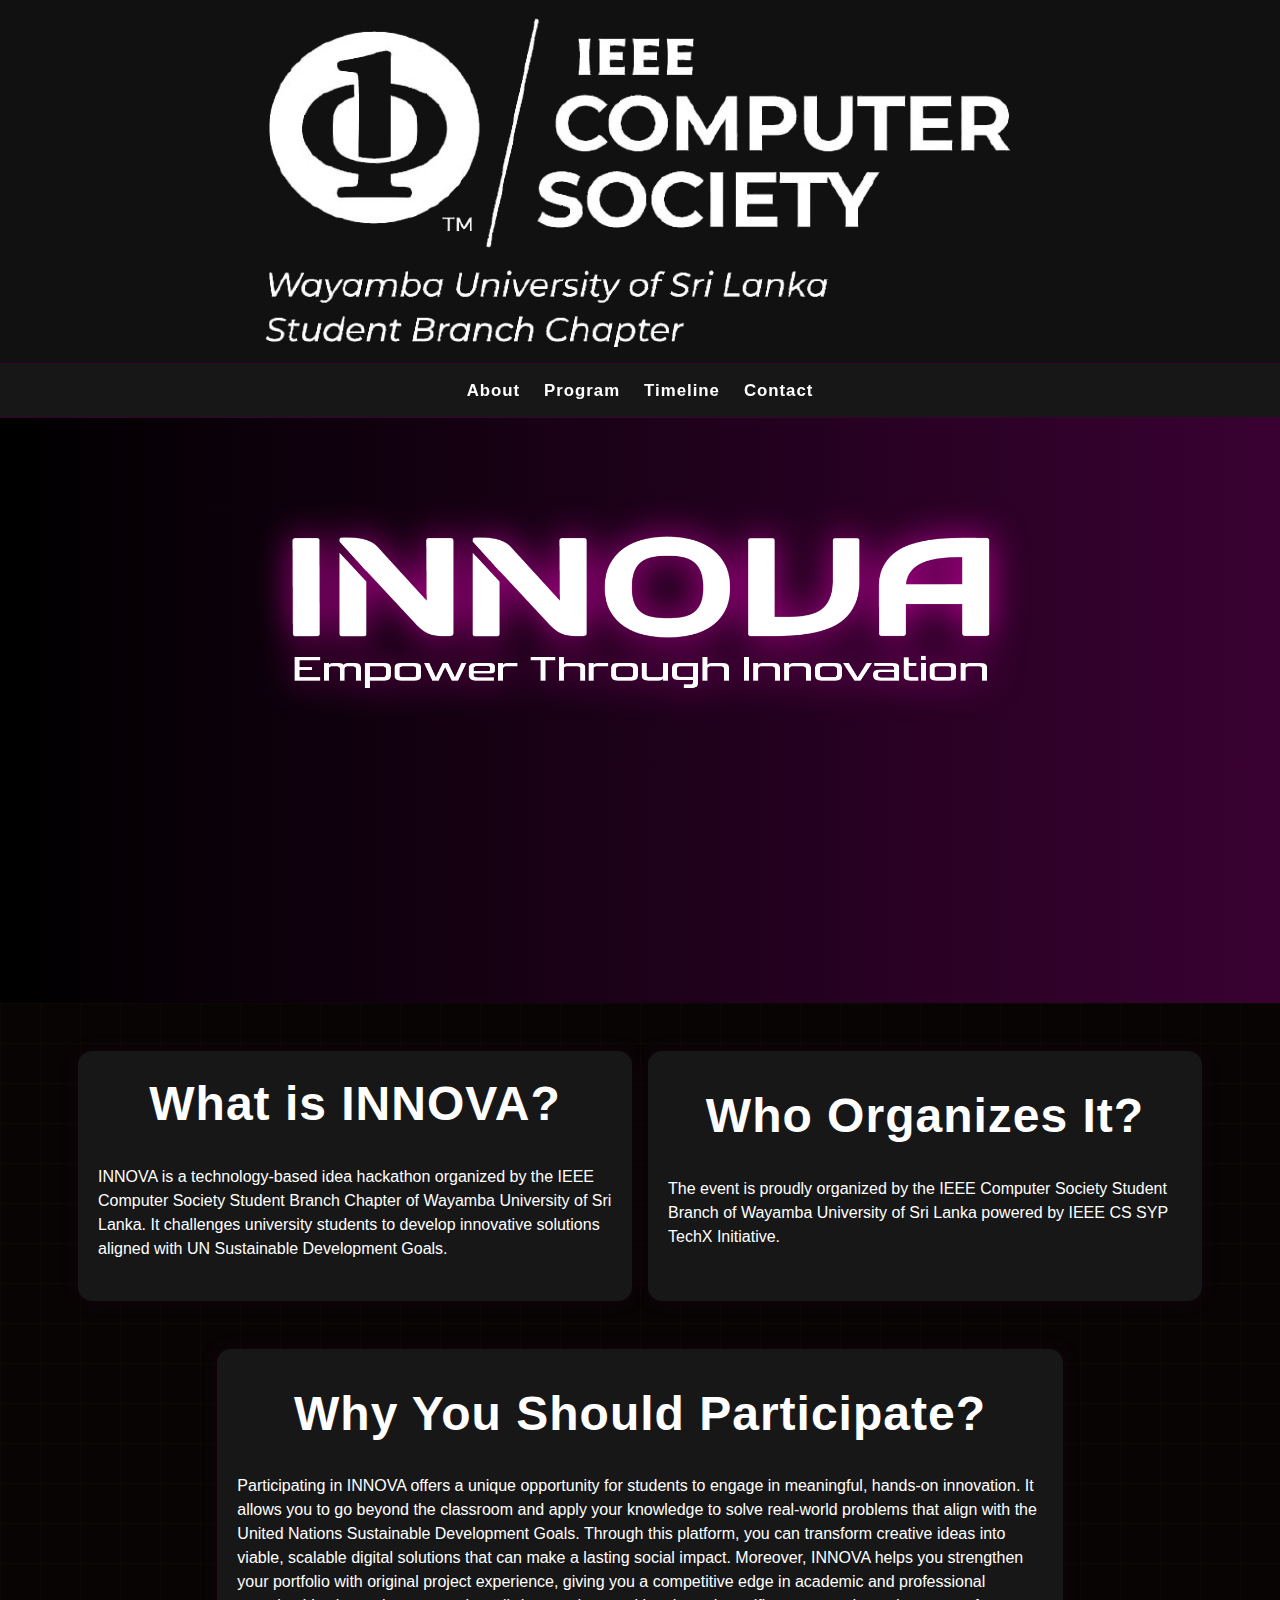
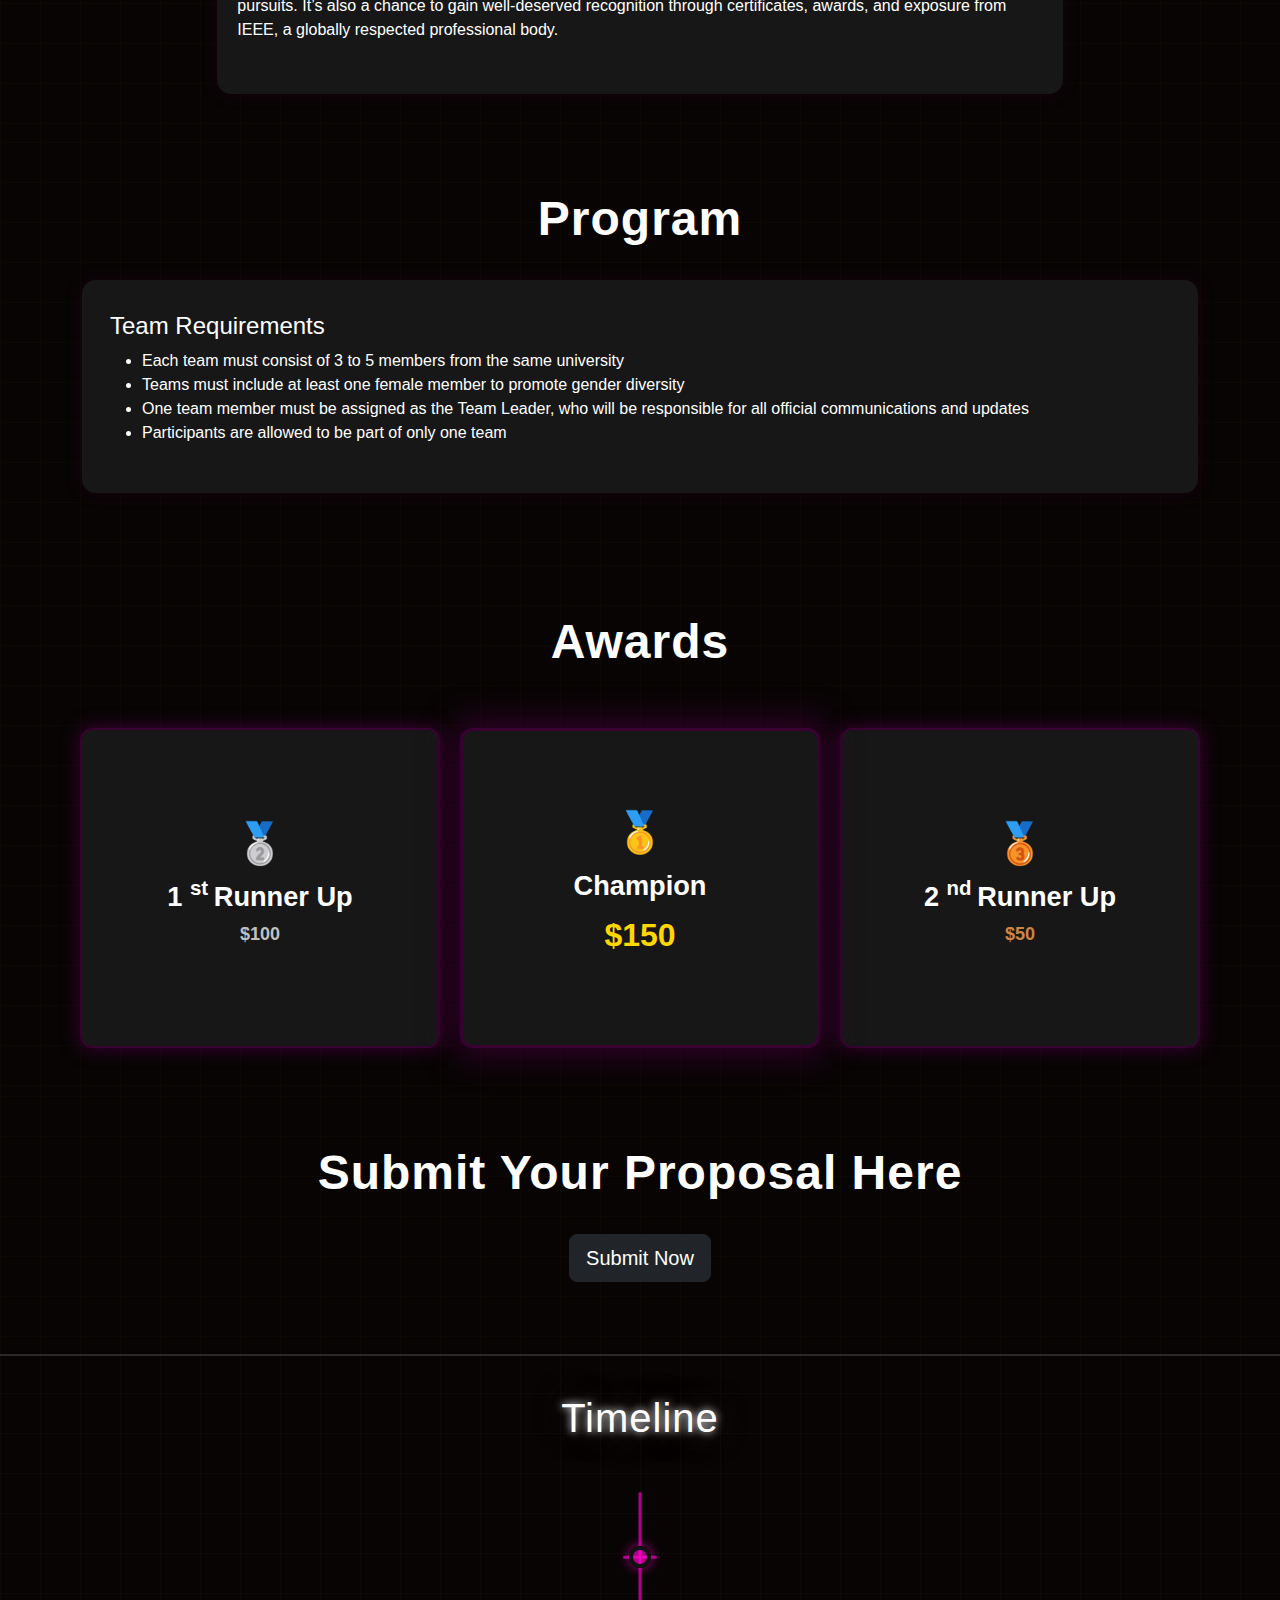
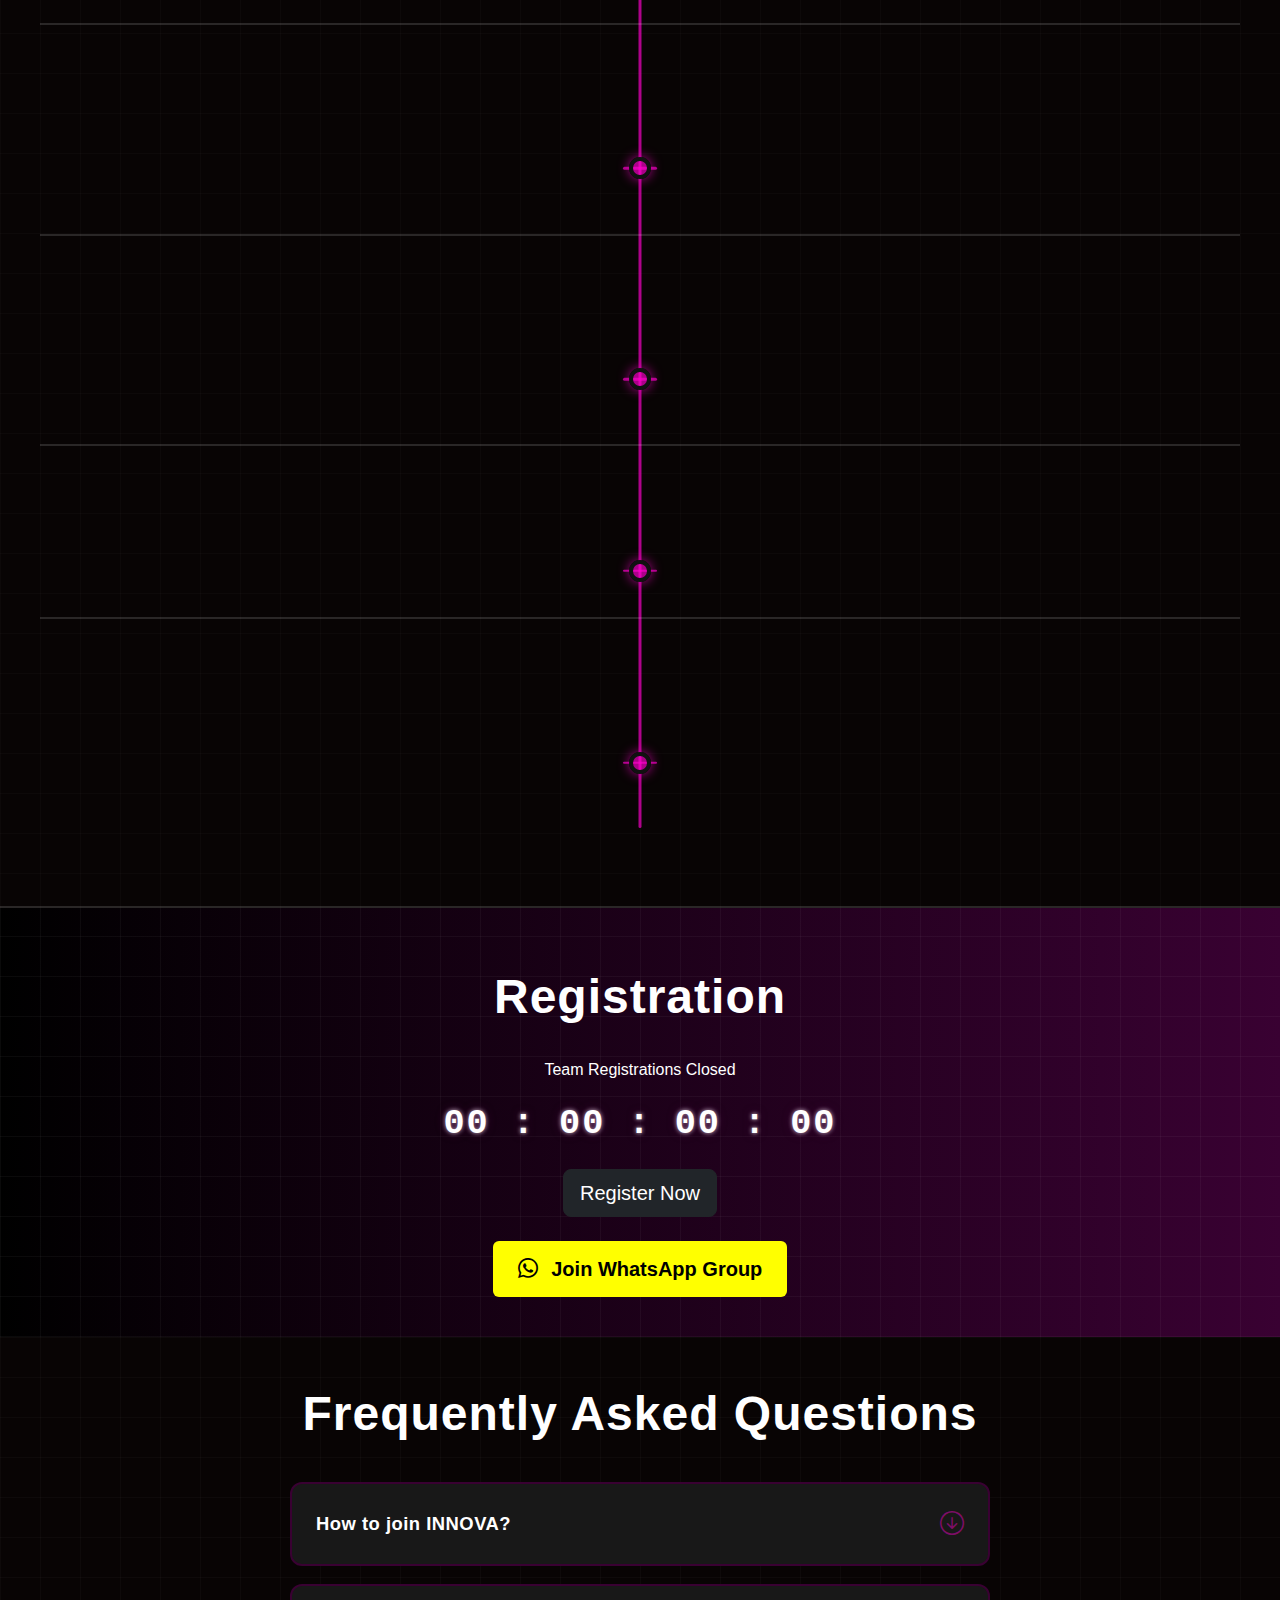
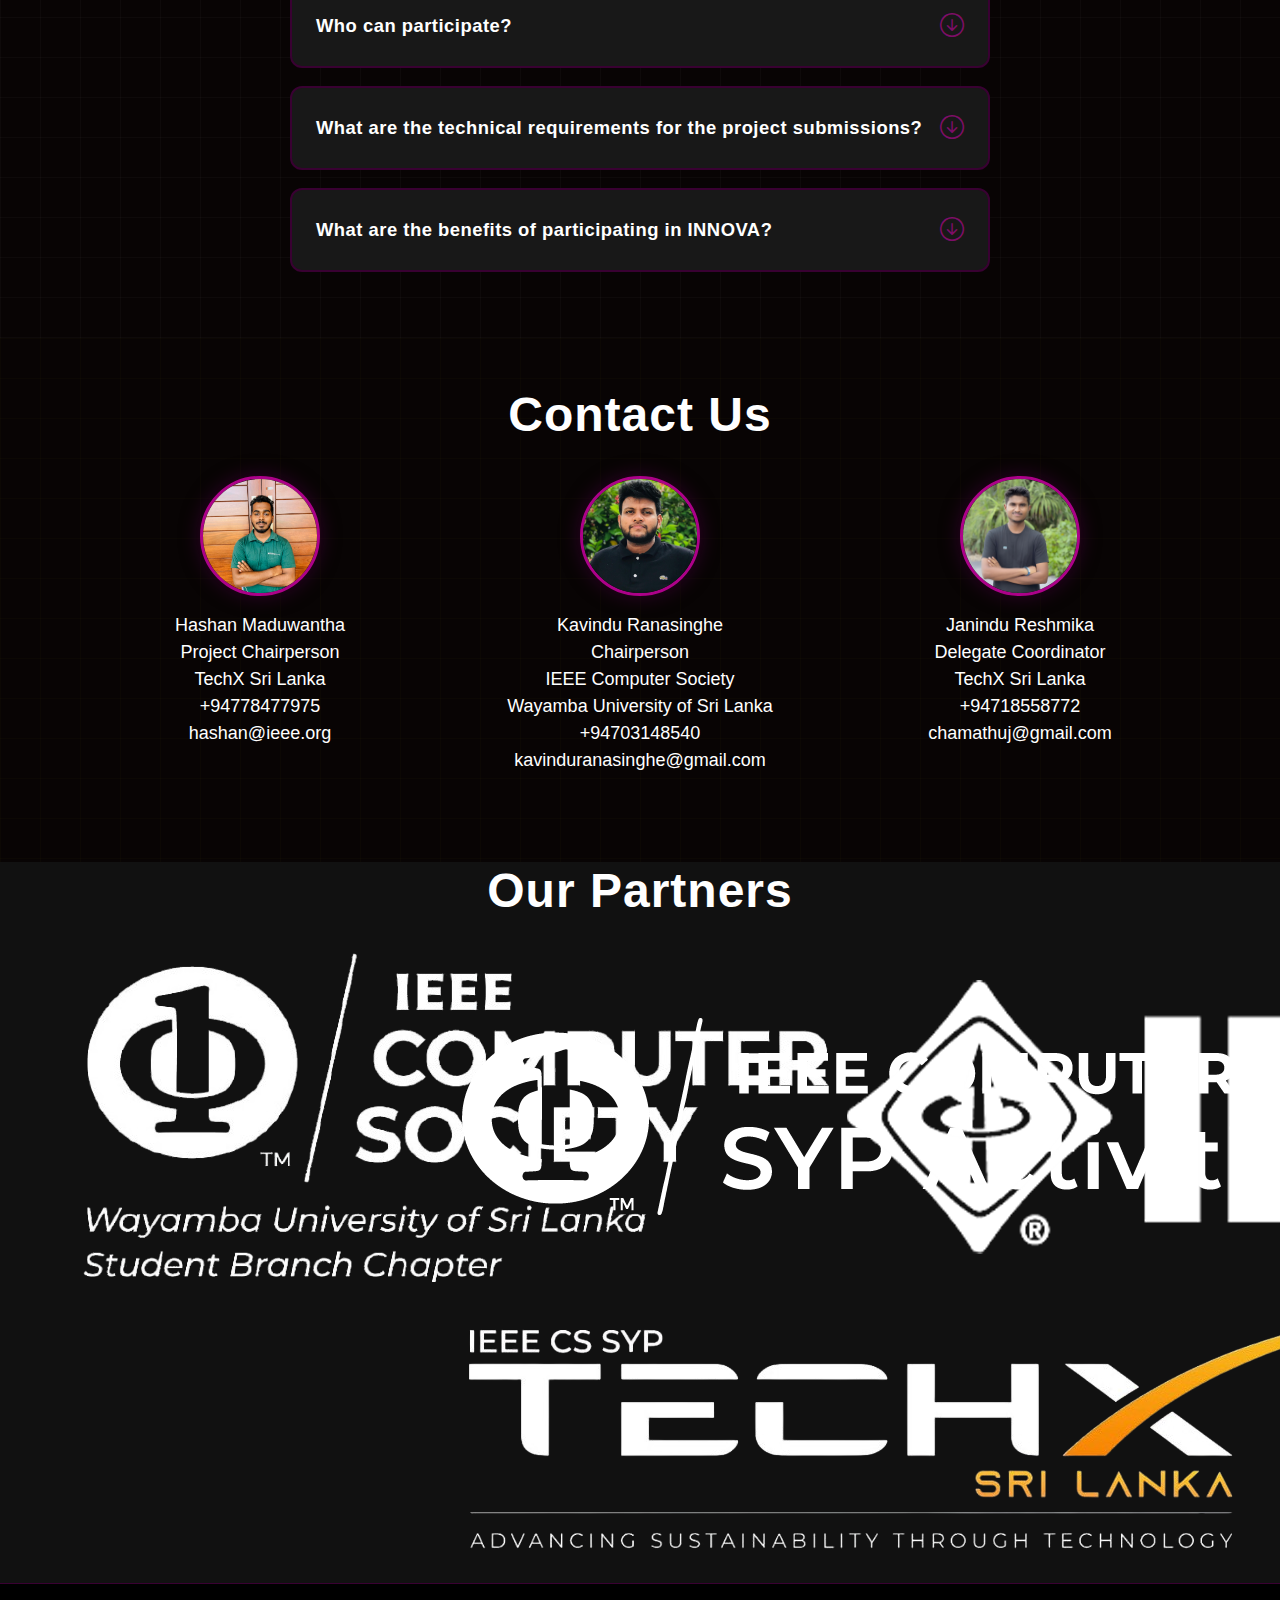
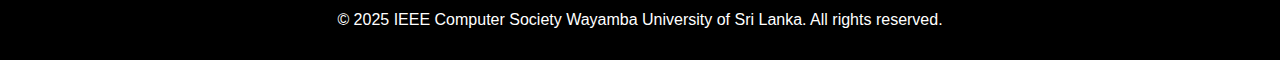
<file: index.html>
<!DOCTYPE html>
<html lang="en">
 <head>
  <meta charset="utf-8"/>
  <meta content="width=device-width, initial-scale=1" name="viewport"/>
  <title>
   INNOVA
  </title>
  <!-- Bootstrap CSS -->
  <link href="https://cdn.jsdelivr.net/npm/bootstrap@5.3.2/dist/css/bootstrap.min.css" rel="stylesheet"/>
  <!-- Animate.css for entrance effects -->
  <link href="https://cdnjs.cloudflare.com/ajax/libs/animate.css/4.1.1/animate.min.css" rel="stylesheet"/>
  <link href="https://cdn.jsdelivr.net/npm/bootstrap-icons@1.11.3/font/bootstrap-icons.min.css" rel="stylesheet">
   <link href="https://unpkg.com/aos@2.3.4/dist/aos.css" rel="stylesheet"/>
  </link>
  <link href="style.css" rel="stylesheet"/>
 </head>
 <body>
  <nav class="navbar navbar-expand-lg navbar-dark py-3">
    <div class="container d-flex justify-content-center align-items-center">
      <!-- Centered Logo (formerly left logo) -->
      <a class="center-logo" href="https://ieeecs.wyb.ac.lk/">
        <img alt="INNOVA Center Logo" class="center-logo-img" src="assets/techX/wusl_logo.png" />
      </a>
    </div>
  </nav>
  <!--Navigation bar-->
  <div class="nav-bar">
   <a href="#about">
    About
   </a>
   <a href="#program">
    Program
   </a>
   <a href="#timeline">
    Timeline
   </a>
   <a href="#contact">
    Contact
   </a>
  </div>
  <!-- Hero Section -->
  <!-- Google Fonts -->
  <link href="https://fonts.googleapis.com/css2?family=Orbitron:wght@700&amp;family=Exo+2:wght@300&amp;display=swap" rel="stylesheet"/>
  <section class="hero-section">
   <div class="hero-content">
    <div class="hero-logo-img-wrapper">
     <img alt="INNOVA Logo" class="hero-logo-img animate__animated animate__fadeInDown" src="assets/techX/INNOVA Logo.png"/>
    </div>
   </div>
  </section>
  
  <!-- What is Innova -->
  <section class="py-5 grid-bg" id="about">
   <div class="container">
    <div class="row justify-content-center mb-4">
     <div class="col-md-5 mx-2 about-box mb-4">
      <h3 class="section-title">
       What is INNOVA?
      </h3>
      <p>
       INNOVA is a technology-based idea hackathon organized by the IEEE Computer Society Student Branch Chapter of Wayamba University of Sri Lanka. It challenges university students to develop innovative solutions aligned with UN Sustainable Development Goals.
      </p>
     </div>
     <div class="col-md-5 mx-2 about-box mb-4">
      <h3 class="section-title">
       Who Organizes It?
      </h3>
      <p>
       The event is proudly organized by the IEEE Computer Society Student Branch of Wayamba University of Sri Lanka powered by IEEE CS SYP TechX Initiative.
      </p>
     </div>
    </div>
   </div>
   <div class="row justify-content-center mt-4">
    <div class="col-md-8">
     <div class="about-box mb-4">
      <h3 class="section-title">
       Why You Should Participate?
      </h3>
      <p>
       Participating in INNOVA offers a unique opportunity for students to engage in meaningful, hands-on innovation. It allows you to go beyond the classroom and apply your knowledge to solve real-world problems that align with the United Nations Sustainable Development Goals. Through this platform, you can transform creative ideas into viable, scalable digital solutions that can make a lasting social impact.
            Moreover, INNOVA helps you strengthen your portfolio with original project experience, giving you a competitive edge in academic and professional pursuits. It&rsquo;s also a chance to gain well-deserved recognition through certificates, awards, and exposure from IEEE, a globally respected professional body.
      </p>
     </div>
    </div>
   </div>
  </section>

  <!-- 3. Program Section (HTML) -->
  <section class="py-5 grid-bg" id="program">
   <div class="container">
    <h2 class="section-title">
     Program
    </h2>
    <div class="about-box mb-4">
     <h4>
      Team Requirements
     </h4>
     <ul>
      <li>
       Each team must consist of 3 to 5 members from the same university
      </li>
      <li>
       Teams must include at least one female member to promote gender diversity
      </li>
      <li>
       One team member must be assigned as the Team Leader, who will be responsible for all official communications and updates
      </li>
      <li>
       Participants are allowed to be part of only one team
      </li>
     </ul>
    </div>
   </div>
  </section>
  
  <!-- Awards -->
  <section class="py-5 grid-bg">
   <div class="container">
    <h2 class="section-title">
     Awards
    </h2>
    <div class="row awards-row">
     <!-- 2nd Place -->
     <div class="col-12 col-md-4 d-flex justify-content-center">
      <div class="award-card">
       <div class="award-icon">
        🥈
       </div>
       <h4>
        1
        <sup>
         st
        </sup>
        Runner Up
       </h4>
       <p style="color:silver;font-size:large">
        <b>
         $100
        </b>
       </p>
      </div>
     </div>
     <!-- 1st Place -->
     <div class="col-12 col-md-4 d-flex justify-content-center champion-col">
      <div class="award-card active champion-card">
       <div class="award-icon">
        🥇
       </div>
       <h4>
        Champion
       </h4>
       <p style="color:gold; font-size: xx-large;">
        <b>
         $150
        </b>
       </p>
      </div>
     </div>
     <!-- 3rd Place -->
     <div class="col-12 col-md-4 d-flex justify-content-center">
      <div class="award-card">
       <div class="award-icon">
        🥉
       </div>
       <h4>
        2
        <sup>
         nd
        </sup>
        Runner Up
       </h4>
       <p style="color:peru; font-size:large">
        <b>
         $50
        </b>
       </p>
      </div>
     </div>
    </div>
   </div>
  </section>

  <!-- Proposal Submission and WhatsApp Join Section -->
  <section class="py-5 grid-bg" id="proposal">
   <div class="container text-center">
    <h2 class="section-title">
     Submit Your Proposal Here
    </h2>
    <a class="btn btn-lg btn-dark glow-btn animate__animated animate__pulse animate__infinite" href="https://forms.gle/9htp9xSpmmxaA8Lx5" target="_blank">
     Submit Now
    </a>
    <br/>
    <br/>
   </div>
  </section>
  <!-- Timeline -->
  <section class="timeline-section" id="timeline">
   <div class="timeline-title-main">
    <h1>
     Timeline
    </h1>
   </div>
   <div class="timeline-container">
    <div class="timeline-center-line">
    </div>
    <!-- 1 -->
    <div class="timeline-row">
     <div class="timeline-col">
      <div "="" class="timeline-card" data-aos="fade-up">
       <div class="timeline-title">
        Team Registrations Open
       </div>
       <div class="timeline-date">
        20
        <sup>
         th
        </sup>
        of June
       </div>
      </div>
     </div>
     <div class="timeline-connector-wrap">
      <div class="timeline-connector">
      </div>
      <div class="timeline-dot">
      </div>
     </div>
     <div class="timeline-col right">
     </div>
    </div>
    <!-- 2 -->
    <div class="timeline-row">
     <div class="timeline-col">
     </div>
     <div class="timeline-connector-wrap">
      <div class="timeline-connector">
      </div>
      <div class="timeline-dot">
      </div>
     </div>
     <div class="timeline-col right">
      <div "="" class="timeline-card" data-aos="fade-up">
       <div class="timeline-title">
        Proposals Submissions Open
       </div>
       <div class="timeline-date">
        27<sup>th</sup>of June
       </div>
       <div class="timeline-desc">
       </div>
      </div>
     </div>
    </div>
    <!-- 3 -->
    <div class="timeline-row">
     <div class="timeline-col">
      <div "="" class="timeline-card" data-aos="fade-up">
       <div class="timeline-title">
        Team Registrations Close
       </div>
       <div class="timeline-date">
        7<sup>th</sup>of July
       </div>
       <div class="timeline-desc">
       </div>
      </div>
     </div>
     <div class="timeline-connector-wrap">
      <div class="timeline-connector">
      </div>
      <div class="timeline-dot">
      </div>
     </div>
     <div class="timeline-col right">
     </div>
    </div>
    <!-- 4 -->
    <div class="timeline-row">
     <div class="timeline-col">
     </div>
     <div class="timeline-connector-wrap">
      <div class="timeline-connector">
      </div>
      <div class="timeline-dot">
      </div>
     </div>
     <div class="timeline-col right">
      <div "="" class="timeline-card" data-aos="fade-up">
       <div class="timeline-title">
        Workshop Series
       </div>
       <div class="timeline-desc">
       </div>
      </div>
     </div>
    </div>
    <!-- 5 -->
    <div class="timeline-row">
     <div class="timeline-col">
      <div "="" class="timeline-card" data-aos="fade-up">
       <div class="timeline-title">
        Submission Close
       </div>
       <div class="timeline-date">
        13<sup>th</sup>of July at 11.59 PM
       </div>
       <div class="timeline-desc">
       </div>
      </div>
     </div>
     <div class="timeline-connector-wrap">
      <div class="timeline-connector">
      </div>
      <div class="timeline-dot">
      </div>
     </div>
     <div class="timeline-col right">
     </div>
    </div>
   </div>
  </section>
  <!-- Registration Countdown -->
  <section class="registration-section" id="register">
   <div class="container">
    <div class="registration-content">
     <h2 class="section-title">
      Registration
     </h2>
     <p>
      Team Registrations Closed
     </p>
     <div class="countdown" id="countdown-timer">
      00 : 00 : 00 : 00
     </div>
     <a class="btn btn-lg btn-dark glow-btn animate__animated animate__pulse animate__infinite" href="https://forms.gle/boSbuA9tjYyphPxh6">
      Register Now
     </a>
     <br/>
     <br/>
     <a class="btn btn-lg join-whatsapp" href="https://chat.whatsapp.com/BXx9w5yNZVmAIdV0IJi9qS?mode=ac_c" target="_blank">
      <i class="bi bi-whatsapp me-2">
      </i>
      Join WhatsApp Group
     </a>
    </div>
   </div>
  </section>
  <!--FAQ section-->
  <section class="faq-section py-5 grid-bg">
   <div class="container">
    <h2 class="section-title" style="text-align:center;font-weight:bold;color:#fff;margin-bottom:2.5rem;">
     Frequently Asked Questions
    </h2>
    <div class="faq-accordion">
     <div class="faq-item">
      <button class="faq-question">
       <span>
        How to join INNOVA?
       </span>
       <i class="bi bi-arrow-down-circle faq-chevron">
       </i>
      </button>
      <div class="faq-answer">
       Register online using the registration link above!
      </div>
     </div>
     <div class="faq-item">
      <button class="faq-question">
       <span>
        Who can participate?
       </span>
       <i class="bi bi-arrow-down-circle faq-chevron">
       </i>
      </button>
      <div class="faq-answer">
       Any student passionate about programming and problem-solving can participate according to the team guideline!
      </div>
     </div>
     <div class="faq-item">
      <button class="faq-question">
       <span>
        What are the technical requirements for the project submissions?
       </span>
       <i class="bi bi-arrow-down-circle faq-chevron">
       </i>
      </button>
      <div class="faq-answer">
          Projects submitted to INNOVA must meet basic technical standards to ensure they are functional and demonstrable. 
          Each submission should include a working prototype, demonstration video, or a clear presentation of the solution. 
          Teams are encouraged to use technologies such as web platforms, mobile applications, IoT devices, AI models, or any 
          other suitable digital tools. All submissions must be original, and proper documentation should be provided, including 
          the project overview, development process, and how the solution aligns with the Sustainable Development Goals (SDGs). 
          Detailed guidelines will be shared with registered teams before submission deadlines.
      </div>
     </div>
     <div class="faq-item">
      <button class="faq-question">
       <span>
        What are the benefits of participating in INNOVA?
       </span>
       <i class="bi bi-arrow-down-circle faq-chevron">
       </i>
      </button>
      <div class="faq-answer">
         Participating in INNOVA offers numerous benefits. It gives you the chance to develop practical, real-world solutions 
         and improve your problem-solving skills. You can build your portfolio with original project experience, which is highly 
         valuable for your academic and professional growth. The event also provides opportunities to gain recognition through 
         certificates, awards, and exposure from IEEE. Additionally, you will expand your network, connect with industry professionals, 
         and be part of a diverse, inclusive community that celebrates innovation.
      </div>
     </div>
    </div>
   </div>
  </section>
  <!-- 5. Contact Section (HTML) -->
  <section class="py-5 grid-bg" id="contact">
   <div class="container">
    <h2 class="section-title">
     Contact Us
    </h2>
    <div class="row justify-content-center">
     <div class="col-12 col-md-4 mb-4 text-center">
      <img alt="Hashan" class="contact-img" src="assets/techX/IMG_20250625_140034.jpg"/>
      <div class="person">
       <p>
        Hashan Maduwantha
        <br/>
        Project Chairperson
        <br/>
        TechX Sri Lanka
        <br/>
        +94778477975
        <br/>
        hashan@ieee.org
       </p>
      </div>
     </div>
     <div class="col-12 col-md-4 mb-4 text-center">
      <img alt="Kavindu" class="contact-img" src="assets/techX/400_300KavinduRanasinghe.jpg"/>
      <div class="person">
       <p>
        Kavindu Ranasinghe
        <br/>
        Chairperson
        <br/>
        IEEE Computer Society
        <br/>
        Wayamba University of Sri Lanka
        <br/>
        +94703148540
        <br/>
        kavinduranasinghe@gmail.com
       </p>
      </div>
     </div>
     <div class="col-12 col-md-4 mb-4 text-center">
      <img alt="Janindu" class="contact-img" src="assets/techX/WhatsApp Image 2024-09-25 at 23.02.54_2b2f29c3 (1).jpg"/>
      <div class="person">
       <p>
        Janindu Reshmika
        <br/>
        Delegate Coordinator
        <br/>
        TechX Sri Lanka
        <br/>
        +94718558772
        <br/>
        chamathuj@gmail.com
       </p>
      </div>
     </div>
    </div>
   </div>
  </section>
  <!--Partners-->
  <section class="partners-section">
    <div class="container text-center">
      <h2 class="section-title">Our Partners</h2>
      <div class="row justify-content-center align-items-center partners-logos">
        <div class="col-6 col-md-4 mb-4">
          <a href="https://ieeecs.wyb.ac.lk/">
            <img src="assets/techX/wusl_logo.png" alt="Partner 1" class="partner-logo" />
          </a>
        </div>
        <div class="col-6 col-md-4 mb-4">
          <img src="assets/techX/ieee%20syp.png" alt="Partner 2" class="partner-logo" />
        </div>
        <div class="col-6 col-md-4 mb-4">
          <a href="https://www.ieee.org/">
            <img src="assets/techX/ieee.png" alt="Partner 3" class="partner-logo" />
          </a>
        </div>
        <div class="col-6 col-md-4 mb-4">
        <img src="assets/techX/techXFooterLogo.png" alt="Partner 4" class="partner-logo" />
      </div>
      </div>
    </div>
  </section>

  <!-- Footer -->
  <footer class="footer">
   <div class="container">
    <p>
     &copy; 2025 IEEE Computer Society Wayamba University of Sri Lanka. All rights reserved.
    </p>
   </div>
  </footer>
  <!-- Bootstrap JS -->
  <script src="https://cdn.jsdelivr.net/npm/bootstrap@5.3.2/dist/js/bootstrap.bundle.min.js">
  </script>
  <!-- Animated Counter JS -->
  <script>
   // Counter animation
  function animateCounter(id, target, duration) {
    let elem = document.getElementById(id);
    let start = 0;
    let increment = target / (duration / 16);
    function updateCounter() {
      start += increment;
      if (start < target) {
        elem.textContent = Math.floor(start);
        requestAnimationFrame(updateCounter);
      } else {
        elem.textContent = target + (id === 'prizes-count' ? 'K+' : '+');
      }
    }
    updateCounter();
  }
  window.onload = function() {
    animateCounter('teams-count', 50, 1200);
    animateCounter('participants-count', 130, 1200);
    animateCounter('prizes-count', 50, 1200);
  };

  // Countdown timer
  const eventDate = new Date('2025-07-07T23:59:00').getTime();
  const countdown = document.getElementById('countdown-timer');
  setInterval(() => {
    const now = new Date().getTime();
    let distance = eventDate - now;
    if (distance < 0) distance = 0;
    const days = String(Math.floor(distance / (1000 * 60 * 60 * 24))).padStart(2,'0');
    const hours = String(Math.floor((distance % (1000 * 60 * 60 * 24)) / (1000 * 60 * 60))).padStart(2,'0');
    const minutes = String(Math.floor((distance % (1000 * 60 * 60)) / (1000 * 60))).padStart(2,'0');
    const seconds = String(Math.floor((distance % (1000 * 60)) / 1000)).padStart(2,'0');
    countdown.textContent = `${days} : ${hours} : ${minutes} : ${seconds}`;
  }, 1000);

  // FAQ accordion toggle
  document.querySelectorAll('.faq-question').forEach(btn => {
    btn.addEventListener('click', function() {
      const item = btn.parentElement;
      const openItem = document.querySelector('.faq-item.open');
      if (openItem && openItem !== item) openItem.classList.remove('open');
      item.classList.toggle('open');
    });
  });
  </script>
  <script src="https://unpkg.com/aos@2.3.4/dist/aos.js">
  </script>
  <script>
   AOS.init({ once: false });
  </script>
  <script src="animations.js"></script>
 </body>
</html>
</file>
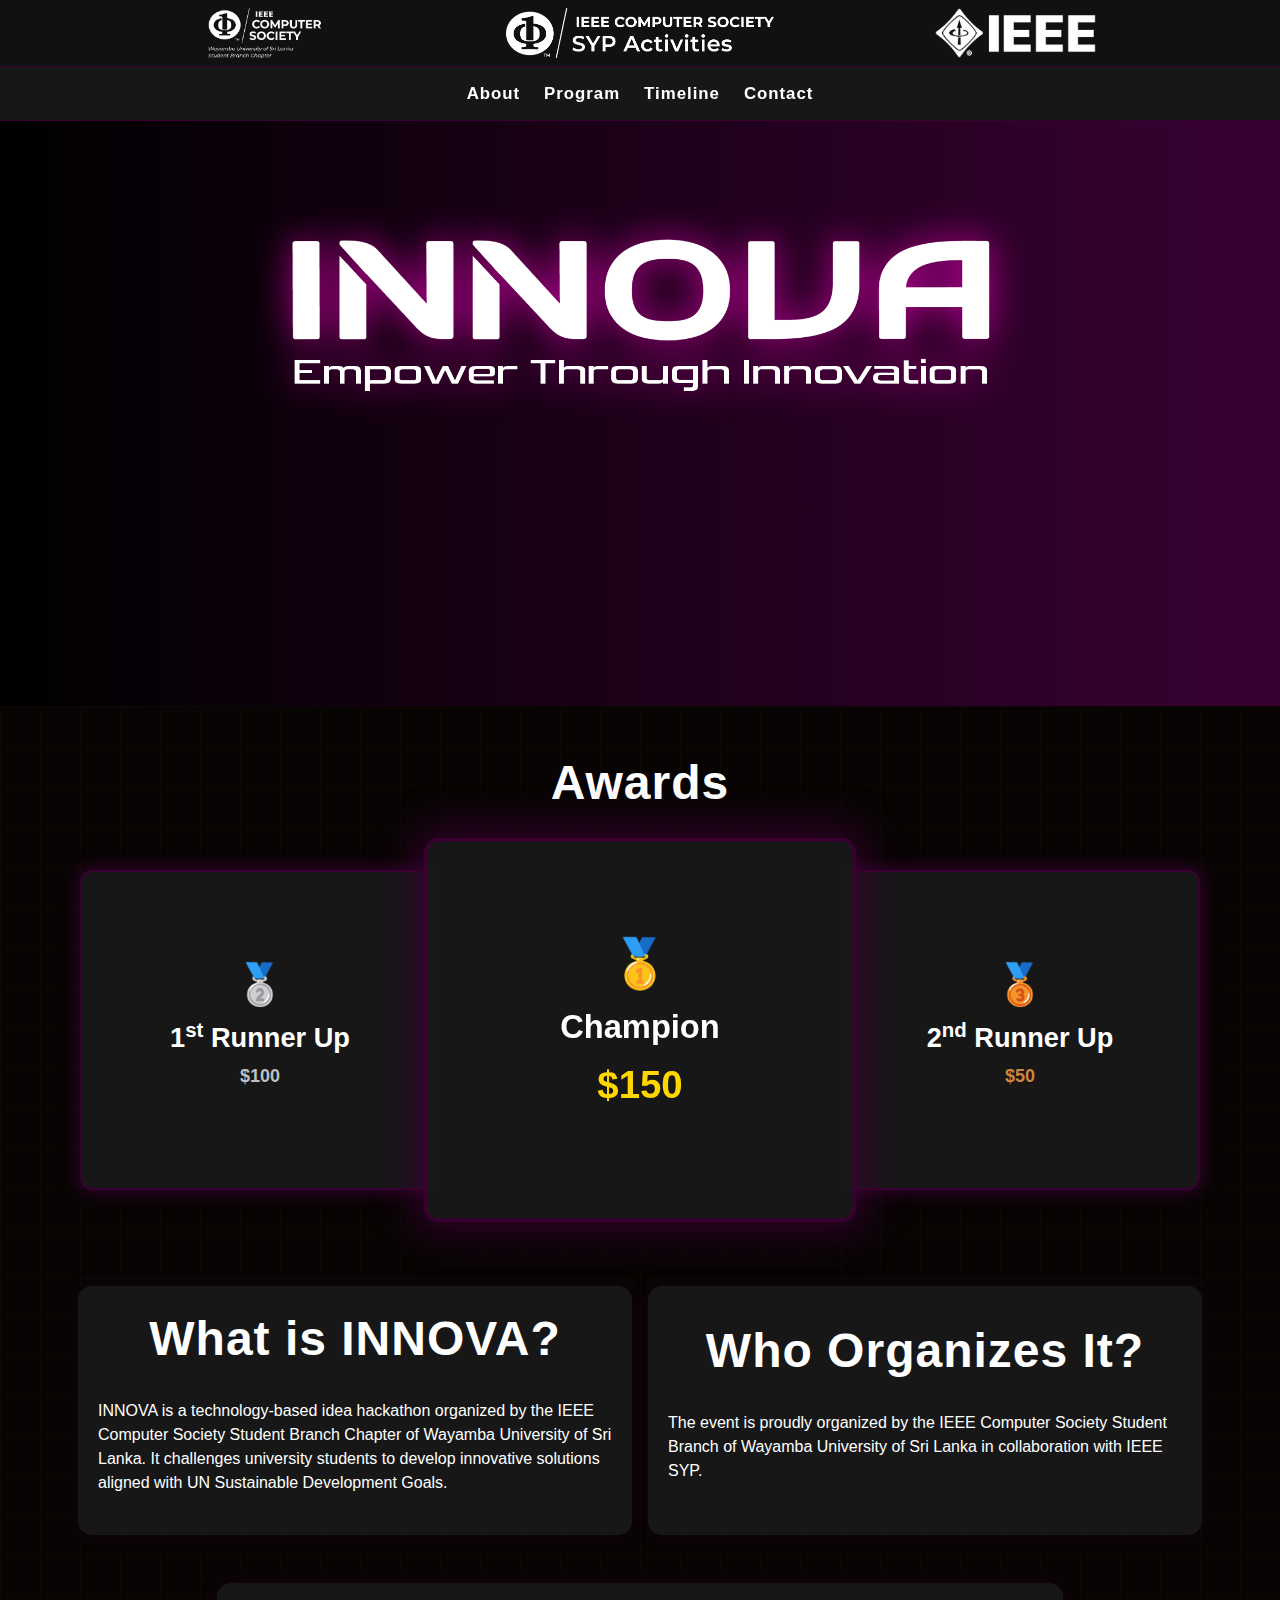
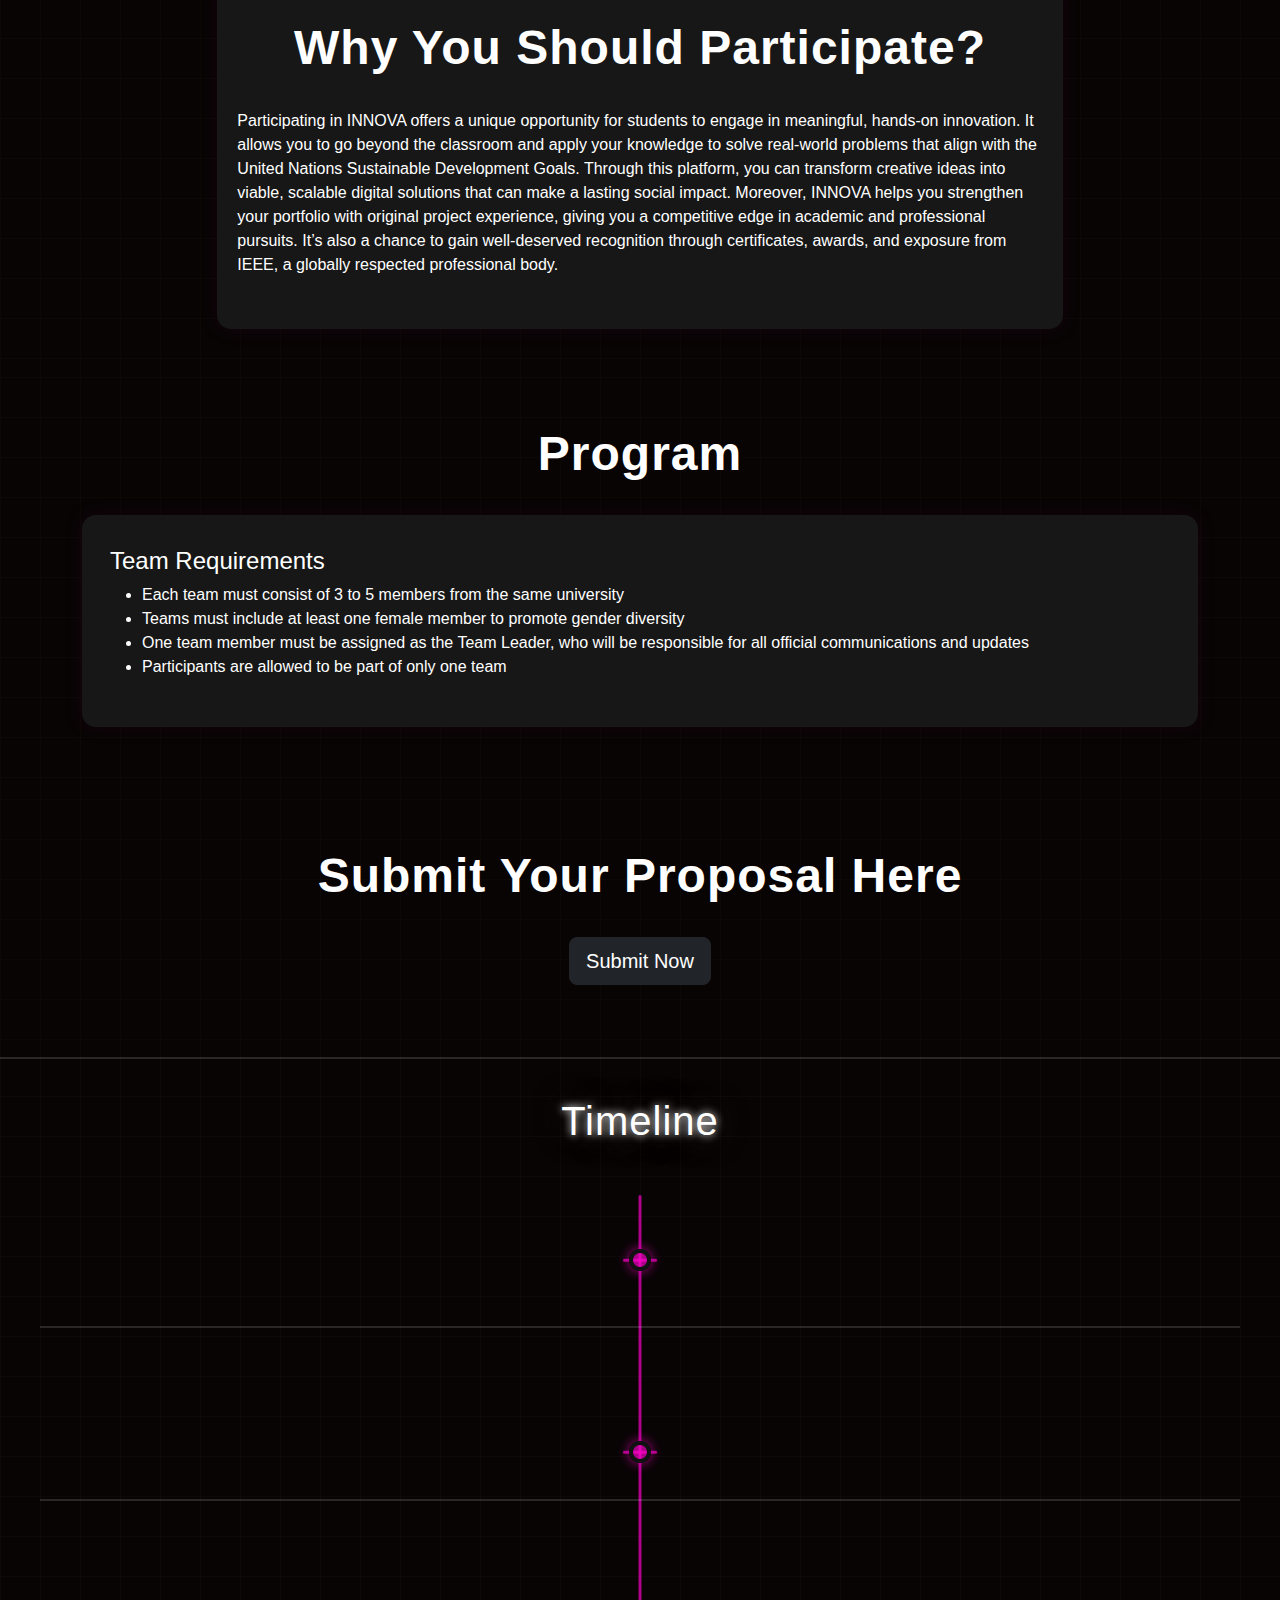
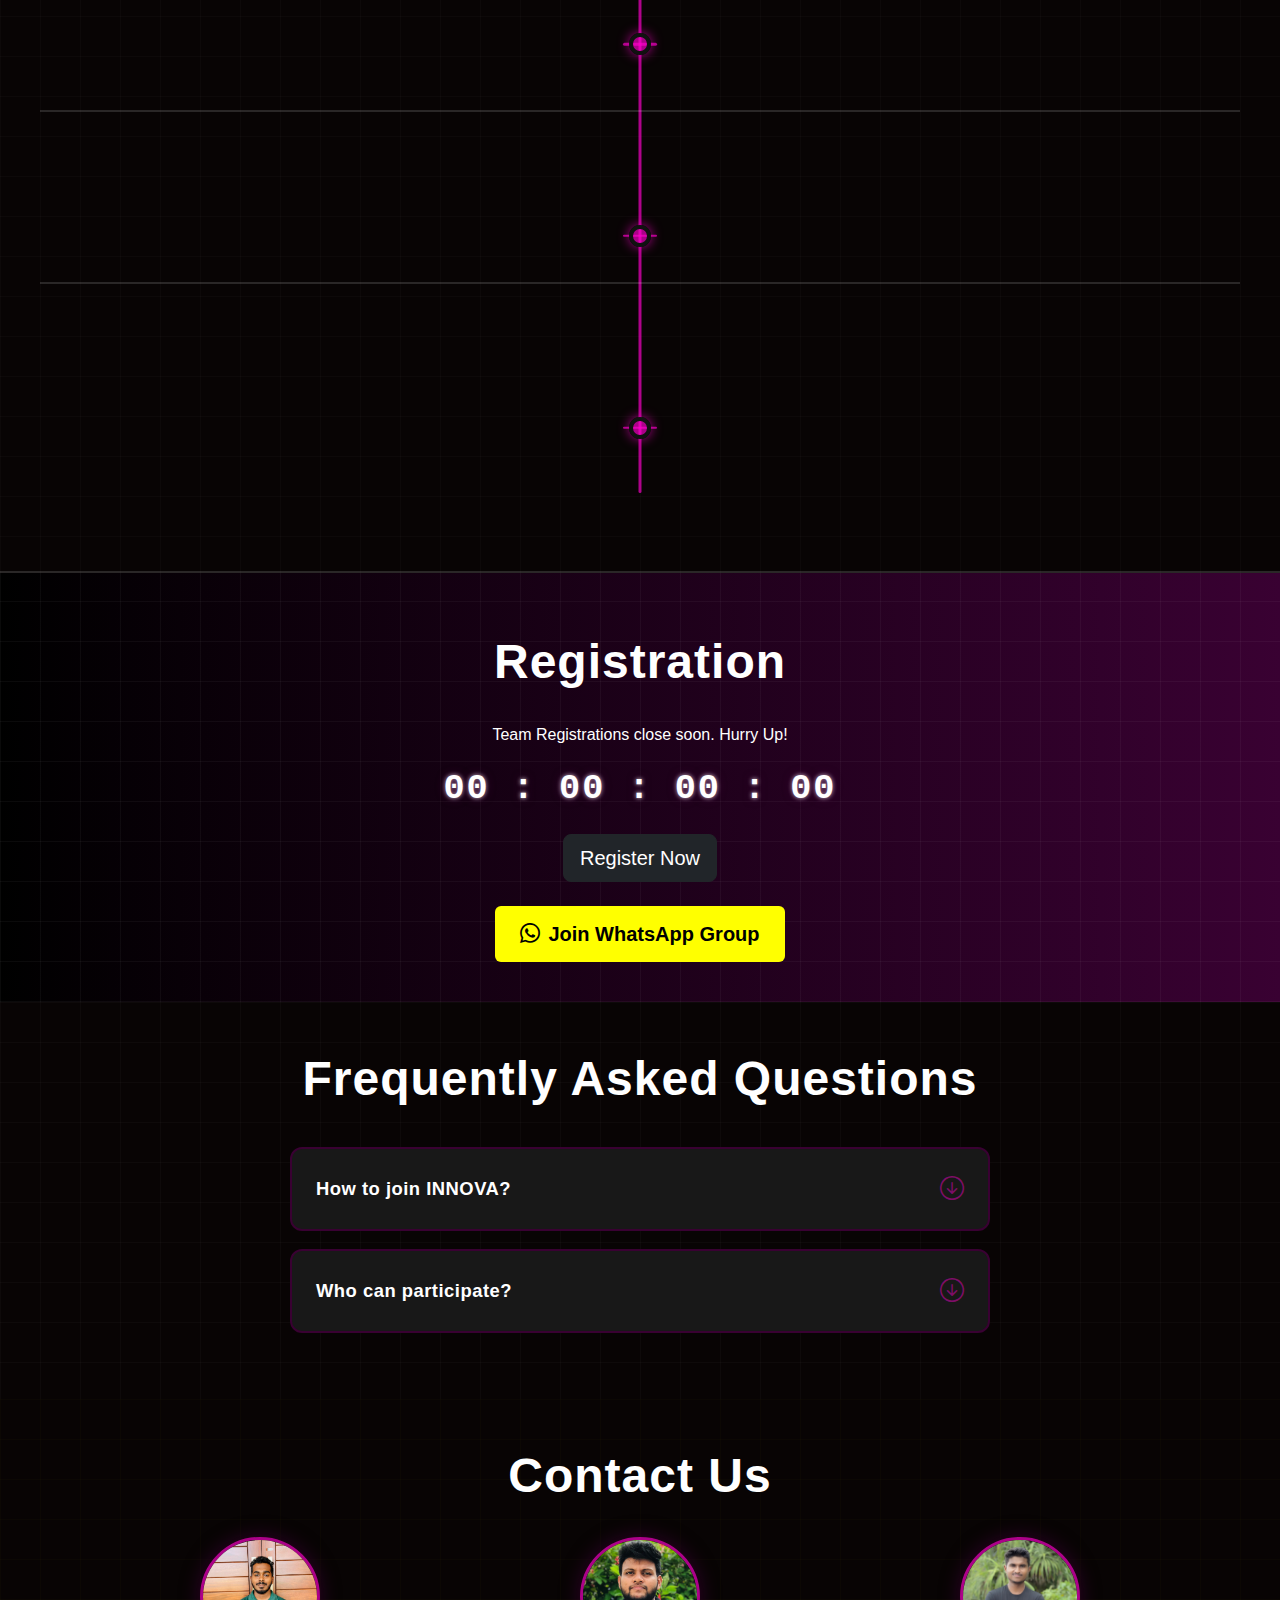
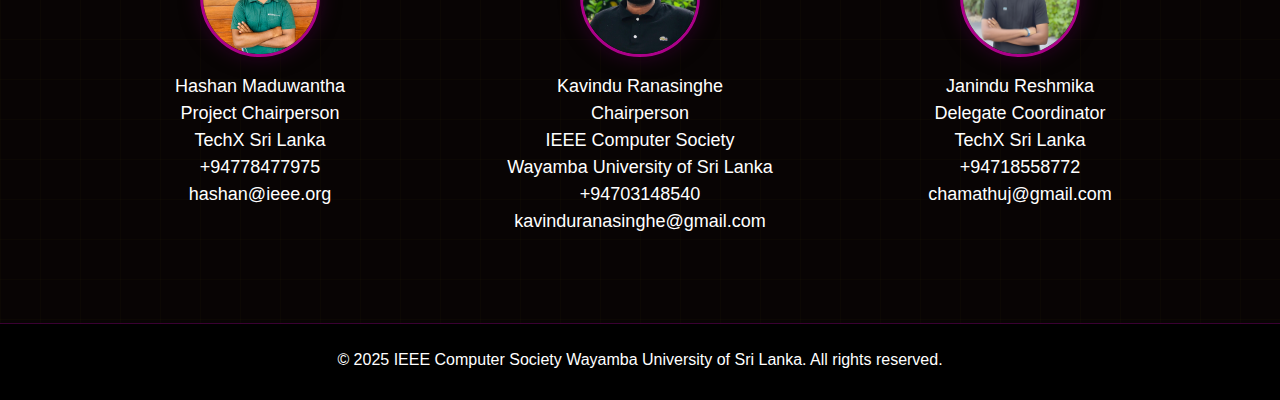
<file: INNOVA.html>
<!DOCTYPE html>

<html lang="en">
<head>
<meta charset="utf-8"/>
<meta content="width=device-width, initial-scale=1" name="viewport"/>
<title>INNOVA</title>
<!-- Bootstrap CSS -->
<link href="https://cdn.jsdelivr.net/npm/bootstrap@5.3.2/dist/css/bootstrap.min.css" rel="stylesheet"/>
<!-- Animate.css for entrance effects -->
<link href="https://cdnjs.cloudflare.com/ajax/libs/animate.css/4.1.1/animate.min.css" rel="stylesheet">
<link href="https://cdn.jsdelivr.net/npm/bootstrap-icons@1.11.3/font/bootstrap-icons.min.css" rel="stylesheet"/>


<link href="https://unpkg.com/aos@2.3.4/dist/aos.css" rel="stylesheet">
</link></link><link href="style.css" rel="stylesheet"/></head>
<body>
<nav class="navbar navbar-expand-lg navbar-dark">
<div class="container d-flex justify-content-between align-items-center flex-nowrap">
<!-- Left logo -->
<a class="logo-wrapper flex-fill text-start d-flex justify-content-start" href="https://ieeecs.wyb.ac.lk/">
<img alt="WUSL Logo" class="logo-img" src="assets/techX/wusl_logo.png"/>
</a>
<!-- Center logo -->
<a class="logo-wrapper-1 flex-fill d-flex justify-content-center" href="#">
<img alt="IEEE SYP Logo" class="logo-img-1" src="assets/techX/ieee%20syp.png"/>
</a>
<!-- Right logo -->
<a class="logo-wrapper flex-fill text-end d-flex justify-content-end" href="#">
<img alt="IEEE Logo" class="logo-img" src="assets/techX/ieee.png"/>
</a>
</div>
</nav>
<!--Navigation bar-->
<div class="nav-bar">
<a href="#about">About</a>
<a href="#program">Program</a>
<a href="#timeline">Timeline</a>
<a href="#contact">Contact</a>
</div>
<!-- Hero Section -->
<!-- Google Fonts -->
<link href="https://fonts.googleapis.com/css2?family=Orbitron:wght@700&amp;family=Exo+2:wght@300&amp;display=swap" rel="stylesheet"/>
<section class="hero-section">
<div class="hero-content">
<div class="hero-logo-img-wrapper">
<img alt="INNOVA Logo" class="hero-logo-img animate__animated animate__fadeInDown" src="assets/techX/INNOVA Logo.png"/>
</div>
</div>
</section>
<!-- Awards -->
<section class="py-5 grid-bg">
<div class="container">
<h2 class="section-title">Awards</h2>
<div class="row awards-row">
<!-- 2nd Place -->
<div class="col-12 col-md-4 d-flex justify-content-center">
<div class="award-card">
<div class="award-icon">🥈</div>
<h4>1<sup>st</sup> Runner Up</h4>
<p style="color:silver;font-size:large"><b>$100</b></p>
</div>
</div>
<!-- 1st Place (Champion - Larger) -->
<div class="col-12 col-md-4 d-flex justify-content-center">
<div class="award-card active champion-card">
<div class="award-icon">🥇</div>
<h4>Champion</h4>
<p style="color:gold; font-size: xx-large;"><b>$150</b></p>
</div>
</div>
<!-- 3rd Place -->
<div class="col-12 col-md-4 d-flex justify-content-center">
<div class="award-card">
<div class="award-icon">🥉</div>
<h4>2<sup>nd</sup> Runner Up</h4>
<p style="color:peru; font-size:large"><b>$50</b></p>
</div>
</div>
</div>
</div>
</section>
<!-- What is Innova -->
<section class="py-5 grid-bg" id="about">
<div class="container">
<div class="row justify-content-center mb-4">
<div class="col-md-5 mx-2 about-box mb-4">
<h3 class="section-title">What is INNOVA?</h3>
<p>
          INNOVA is a technology-based idea hackathon organized by the IEEE Computer Society Student Branch Chapter of Wayamba University of Sri Lanka. It challenges university students to develop innovative solutions aligned with UN Sustainable Development Goals.
        </p>
</div>
<div class="col-md-5 mx-2 about-box mb-4">
<h3 class="section-title">Who Organizes It?</h3>
<p>
          The event is proudly organized by the IEEE Computer Society Student Branch of Wayamba University of Sri Lanka in collaboration with IEEE SYP.
        </p>
</div>
</div>
</div>
<div class="row justify-content-center mt-4">
<div class="col-md-8">
<div class="about-box mb-4">
<h3 class="section-title">Why You Should Participate?</h3>
<p>Participating in INNOVA offers a unique opportunity for students to engage in meaningful, hands-on innovation. It allows you to go beyond the classroom and apply your knowledge to solve real-world problems that align with the United Nations Sustainable Development Goals. Through this platform, you can transform creative ideas into viable, scalable digital solutions that can make a lasting social impact.
            Moreover, INNOVA helps you strengthen your portfolio with original project experience, giving you a competitive edge in academic and professional pursuits. It’s also a chance to gain well-deserved recognition through certificates, awards, and exposure from IEEE, a globally respected professional body. 
          </p>
</div>
</div>
</div>

</section>
<!-- 3. Program Section (HTML) -->
<section class="py-5 grid-bg" id="program">
<div class="container">
<h2 class="section-title">Program</h2>
<div class="about-box mb-4">
<h4>Team Requirements</h4>
<ul>
<li>Each team must consist of 3 to 5 members from the same university</li>
<li>Teams must include at least one female member to promote gender diversity</li>
<li>One team member must be assigned as the Team Leader, who will be responsible for all official communications and updates</li>
<li>Participants are allowed to be part of only one team</li>
</ul>
</div>
</div>
</section>

<!-- Proposal Submission and WhatsApp Join Section -->
<section class="py-5 grid-bg" id="proposal">
  <div class="container text-center">
    <h2 class="section-title">Submit Your Proposal Here</h2>
    <a class="btn btn-lg btn-dark glow-btn animate__animated animate__pulse animate__infinite" href="https://forms.gle/9htp9xSpmmxaA8Lx5" target="_blank">Submit Now</a>
    <br><br>
  </div>
</section>

<!-- Timeline -->
<section class="timeline-section" id="timeline">
<div class="timeline-title-main"><h1>Timeline</h1></div>
<div class="timeline-container">
<div class="timeline-center-line"></div>
<!-- 1 -->
<div class="timeline-row">
<div class="timeline-col">
<div "="" class="timeline-card" data-aos="fade-up">
<div class="timeline-title">Team Registrations Open</div>
<div class="timeline-date">20<sup>th</sup> of June</div>
</div>
</div>
<div class="timeline-connector-wrap">
<div class="timeline-connector"></div>
<div class="timeline-dot"></div>
</div>
<div class="timeline-col right"></div>
</div>
<!-- 2 -->
<div class="timeline-row">
<div class="timeline-col"></div>
<div class="timeline-connector-wrap">
<div class="timeline-connector"></div>
<div class="timeline-dot"></div>
</div>
<div class="timeline-col right">
<div "="" class="timeline-card" data-aos="fade-up">
<div class="timeline-title">Team Registrations Close</div>
<div class="timeline-desc"></div>
</div>
</div>
</div>
<!-- 3 -->
<div class="timeline-row">
<div class="timeline-col">
<div "="" class="timeline-card" data-aos="fade-up">
<div class="timeline-title">Proposals Submissions Open</div>
<div class="timeline-date">27<sup>th</sup> of June</div>
<div class="timeline-desc"></div>
</div>
</div>
<div class="timeline-connector-wrap">
<div class="timeline-connector"></div>
<div class="timeline-dot"></div>
</div>
<div class="timeline-col right"></div>
</div>
<!-- 4 -->
<div class="timeline-row">
<div class="timeline-col"></div>
<div class="timeline-connector-wrap">
<div class="timeline-connector"></div>
<div class="timeline-dot"></div>
</div>
<div class="timeline-col right">
<div "="" class="timeline-card" data-aos="fade-up">
<div class="timeline-title">Workshop Series</div>
<div class="timeline-desc"></div>
</div>
</div>
</div>
<!-- 5 -->
<div class="timeline-row">
<div class="timeline-col">
<div "="" class="timeline-card" data-aos="fade-up">
<div class="timeline-title">Submission Close</div>
<div class="timeline-date">13<sup>th</sup> of July at 11.59 PM</div>
<div class="timeline-desc"></div>
</div>
</div>
<div class="timeline-connector-wrap">
<div class="timeline-connector"></div>
<div class="timeline-dot"></div>
</div>
<div class="timeline-col right"></div>
</div>
</div>
</section>
<!-- Registration Countdown -->
<section class="registration-section" id="register">
<div class="container">
<div class="registration-content">
<h2 class="section-title">Registration</h2>
<p>Team Registrations close soon. Hurry Up!</p>
<div class="countdown" id="countdown-timer">00 : 00 : 00 : 00</div>
<a class="btn btn-lg btn-dark glow-btn animate__animated animate__pulse animate__infinite" href="https://forms.gle/boSbuA9tjYyphPxh6">Register Now</a>
<br><br>
    <a class="btn btn-lg join-whatsapp" href="https://chat.whatsapp.com/BXx9w5yNZVmAIdV0IJi9qS?mode=ac_c" target="_blank">
    <i class="bi bi-whatsapp me-2"></i>Join WhatsApp Group
    </a>
</div>
</div>
</section>
<!--FAQ section-->
<section class="faq-section py-5 grid-bg">
<div class="container">
<h2 class="section-title" style="text-align:center;font-weight:bold;color:#fff;margin-bottom:2.5rem;">
      Frequently Asked Questions
    </h2>
<div class="faq-accordion">
<div class="faq-item">
<button class="faq-question">
<span>How to join INNOVA?</span>
<i class="bi bi-arrow-down-circle faq-chevron"></i>
</button>
<div class="faq-answer">
          Register online using the registration link above!
        </div>
</div>
<div class="faq-item">
<button class="faq-question">
<span>Who can participate?</span>
<i class="bi bi-arrow-down-circle faq-chevron"></i>
</button>
<div class="faq-answer">
          Any student passionate about programming and problem-solving can participate according to the team guideline!
        </div>
</div>
</div>
</div>
</section>
<!-- 5. Contact Section (HTML) -->
<section class="py-5 grid-bg" id="contact">
  <div class="container">
    <h2 class="section-title">Contact Us</h2>
    
<div class="row justify-content-center">
  <div class="col-12 col-md-4 mb-4 text-center">
    <img src="assets/techX/IMG_20250625_140034.jpg" class="contact-img" alt="Hashan">
    <div class="person">
      <p>Hashan Maduwantha<br>
        Project Chairperson<br>
        TechX Sri Lanka<br>
        +94778477975<br>
        hashan@ieee.org
      </p>
    </div>
  </div>
  
  <div class="col-12 col-md-4 mb-4 text-center">
    <img src="assets/techX/400_300KavinduRanasinghe.jpg" class="contact-img" alt="Kavindu">
    <div class="person">
      <p>Kavindu Ranasinghe<br>
         Chairperson<br>
         IEEE Computer Society<br>
         Wayamba University of Sri Lanka<br>
         +94703148540<br>
         kavinduranasinghe@gmail.com
      </p>
    </div>
  </div>

  <div class="col-12 col-md-4 mb-4 text-center">
    <img src="assets/techX/WhatsApp Image 2024-09-25 at 23.02.54_2b2f29c3 (1).jpg" class="contact-img" alt="Janindu">
    <div class="person">
      <p>Janindu Reshmika<br>
          Delegate Coordinator<br>
          TechX Sri Lanka<br>
          +94718558772<br>
          chamathuj@gmail.com
      </p>
    </div>
  </div>
</div>
</section>
<!-- Footer -->
<footer class="footer">
<div class="container">
<p>© 2025 IEEE Computer Society Wayamba University of Sri Lanka. All rights reserved.</p>
</div>
</footer>
<!-- Bootstrap JS -->
<script src="https://cdn.jsdelivr.net/npm/bootstrap@5.3.2/dist/js/bootstrap.bundle.min.js"></script>
<!-- Animated Counter JS -->
<script>
  // Counter animation
  function animateCounter(id, target, duration) {
    let elem = document.getElementById(id);
    let start = 0;
    let increment = target / (duration / 16);
    function updateCounter() {
      start += increment;
      if (start < target) {
        elem.textContent = Math.floor(start);
        requestAnimationFrame(updateCounter);
      } else {
        elem.textContent = target + (id === 'prizes-count' ? 'K+' : '+');
      }
    }
    updateCounter();
  }
  window.onload = function() {
    animateCounter('teams-count', 50, 1200);
    animateCounter('participants-count', 130, 1200);
    animateCounter('prizes-count', 50, 1200);
  };

  // Countdown timer
  const eventDate = new Date('2025-07-07T23:59:00').getTime();
  const countdown = document.getElementById('countdown-timer');
  setInterval(() => {
    const now = new Date().getTime();
    let distance = eventDate - now;
    if (distance < 0) distance = 0;
    const days = String(Math.floor(distance / (1000 * 60 * 60 * 24))).padStart(2,'0');
    const hours = String(Math.floor((distance % (1000 * 60 * 60 * 24)) / (1000 * 60 * 60))).padStart(2,'0');
    const minutes = String(Math.floor((distance % (1000 * 60 * 60)) / (1000 * 60))).padStart(2,'0');
    const seconds = String(Math.floor((distance % (1000 * 60)) / 1000)).padStart(2,'0');
    countdown.textContent = `${days} : ${hours} : ${minutes} : ${seconds}`;
  }, 1000);

  // FAQ accordion toggle
  document.querySelectorAll('.faq-question').forEach(btn => {
    btn.addEventListener('click', function() {
      const item = btn.parentElement;
      const openItem = document.querySelector('.faq-item.open');
      if (openItem && openItem !== item) openItem.classList.remove('open');
      item.classList.toggle('open');
    });
  });
</script>
<script src="https://unpkg.com/aos@2.3.4/dist/aos.js"></script>
<script>AOS.init({ once: false });</script>
</body>
</html>
</file>
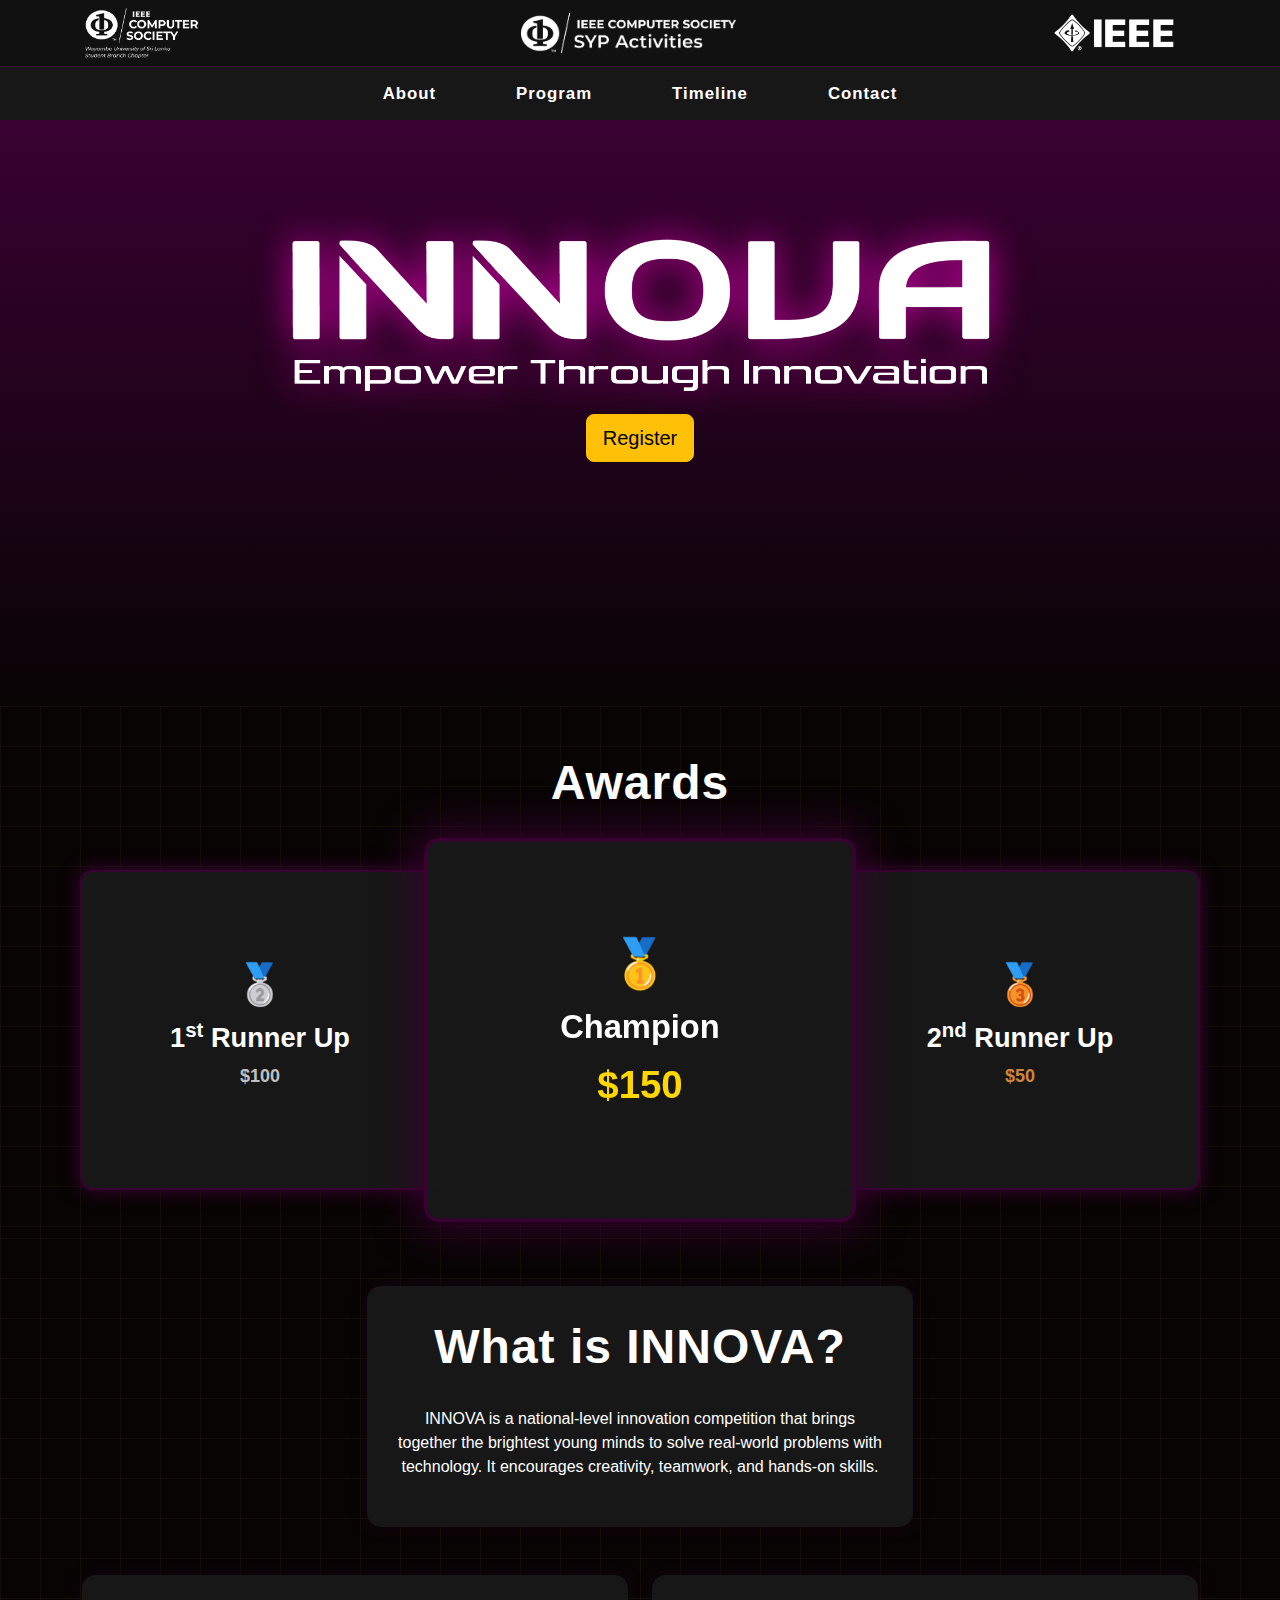
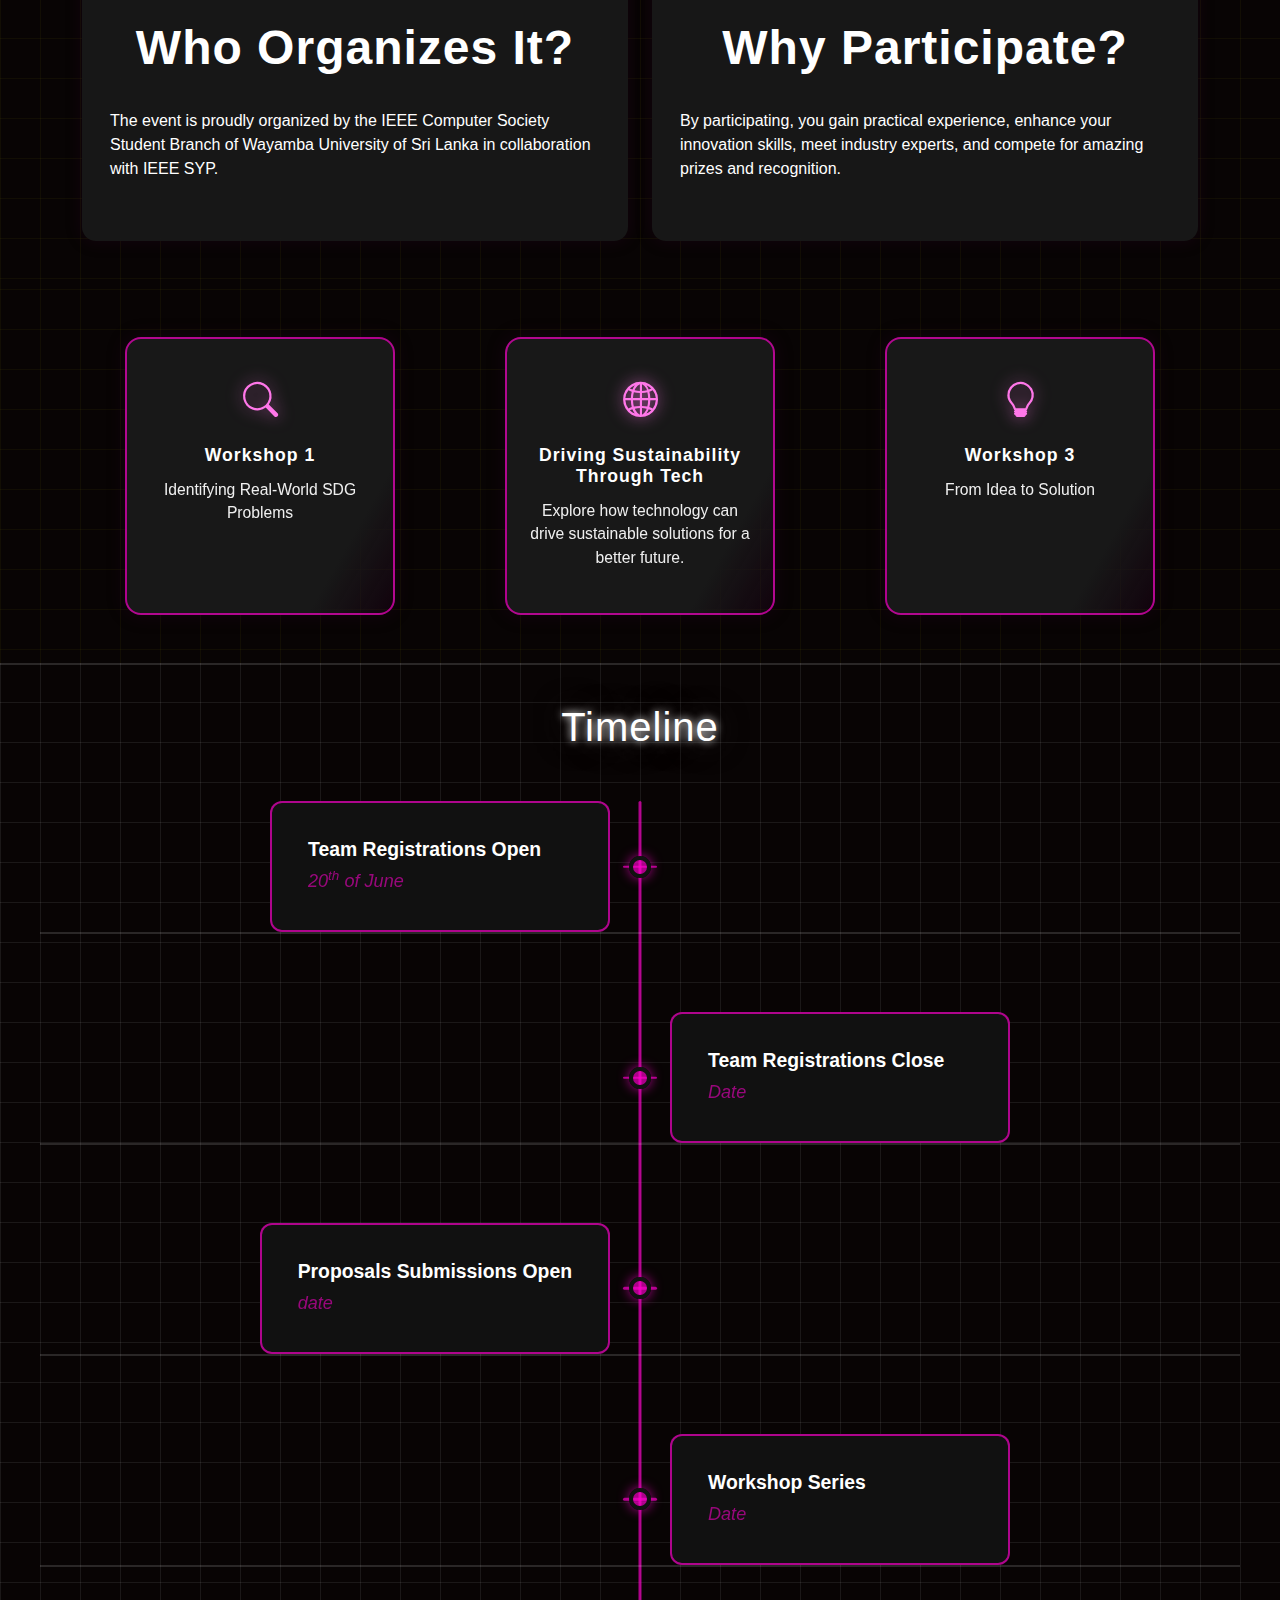
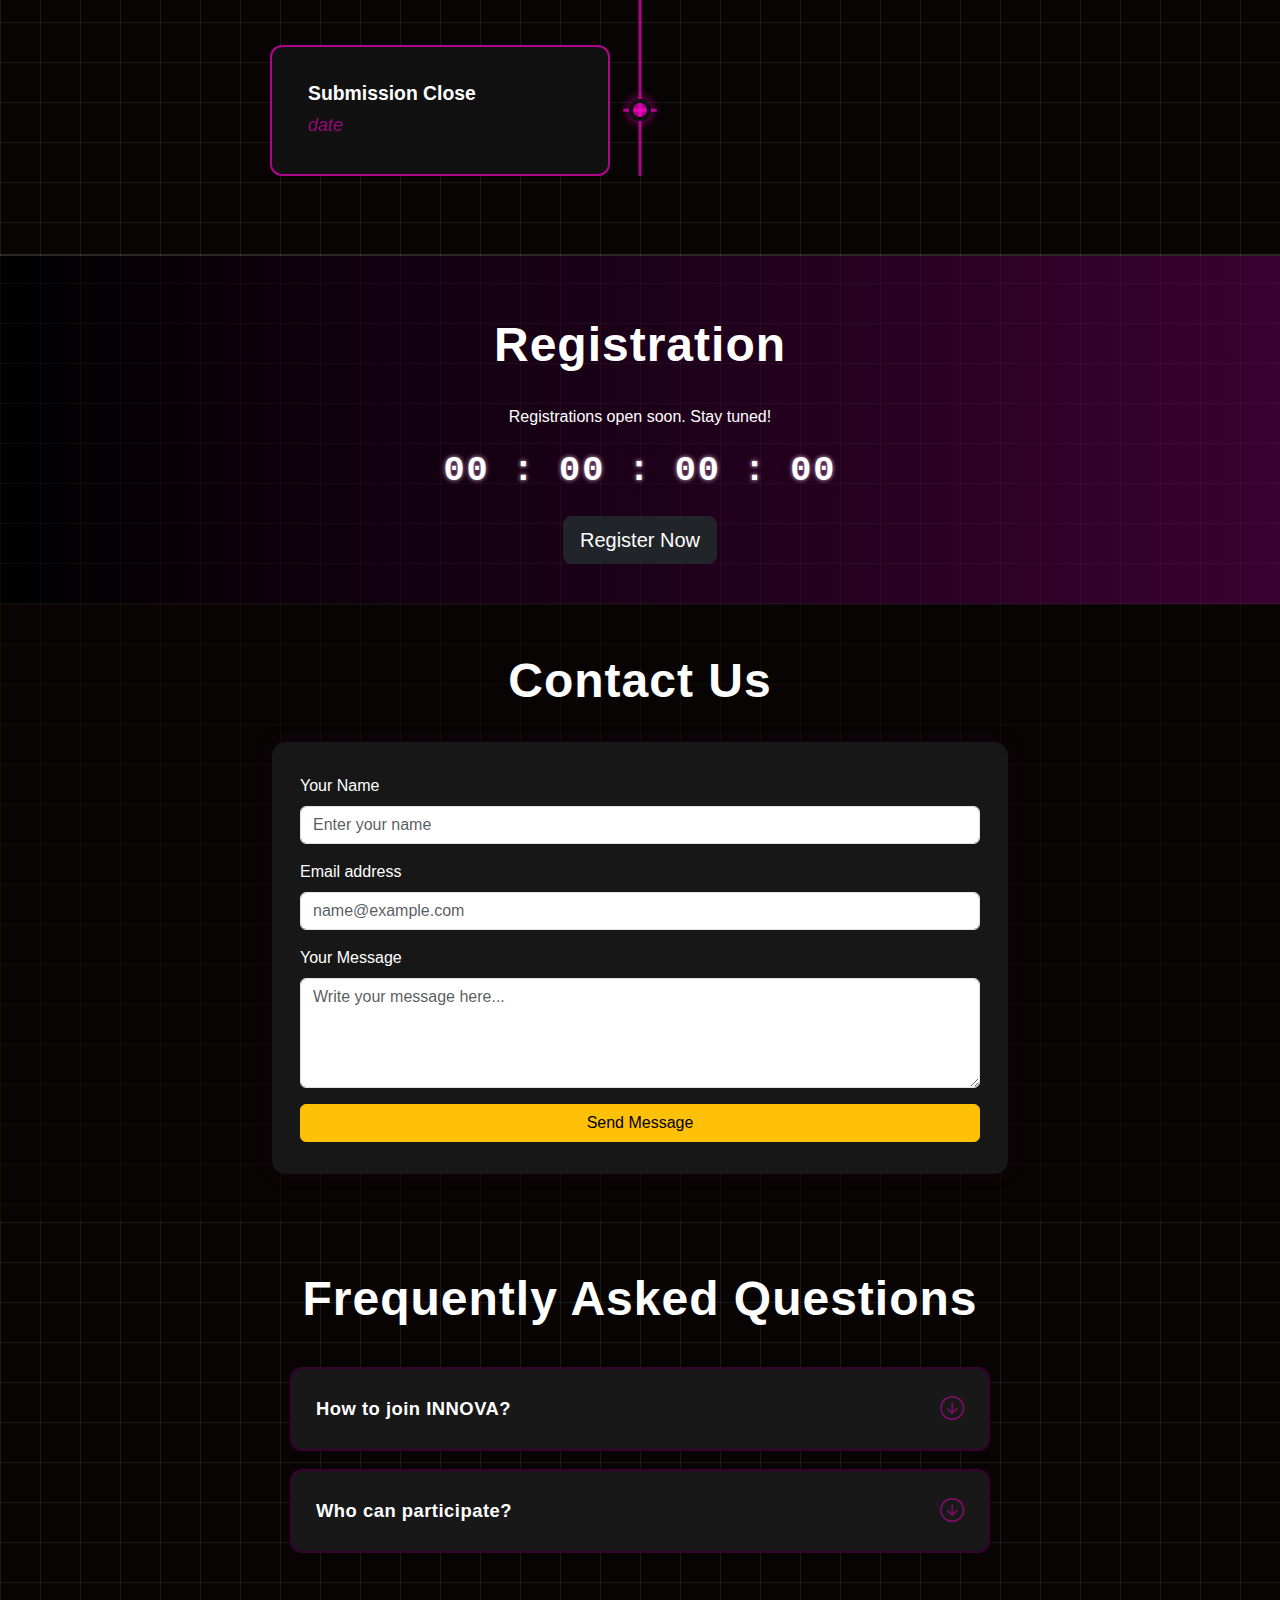
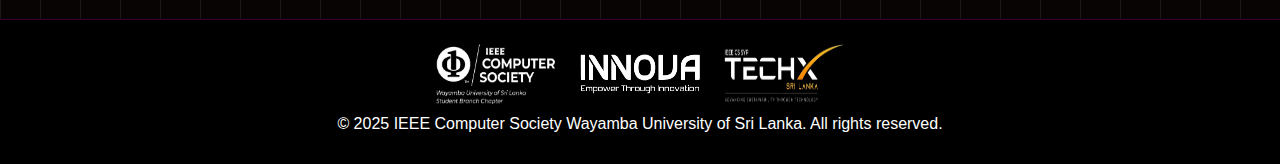
<file: TEST.html>
<!DOCTYPE html>
<html lang="en">
<head>
  <meta charset="UTF-8">
  <meta name="viewport" content="width=device-width, initial-scale=1">
  <title>INNOVA</title>
  <!-- Bootstrap CSS -->
  <link href="https://cdn.jsdelivr.net/npm/bootstrap@5.3.2/dist/css/bootstrap.min.css" rel="stylesheet">
  <!-- Animate.css for entrance effects -->
  <link rel="stylesheet" href="https://cdnjs.cloudflare.com/ajax/libs/animate.css/4.1.1/animate.min.css"/>
  <link rel="stylesheet" href="https://cdn.jsdelivr.net/npm/bootstrap-icons@1.11.3/font/bootstrap-icons.min.css">
  <style>
    body {
      background: #111;
      color: #fff;
      font-family: 'Segoe UI', Arial, sans-serif;
      margin: 0;
      padding: 0;
    }

    .logo-wrapper {
    width: 120px;
    height: 50px;
    overflow: hidden;
    display: flex;
    justify-content: center;
    align-items: center;
    }
    .logo-wrapper-1{
      width: 215px;
      height: 40px;
      overflow: hidden;
      display: flex;
      justify-content: center;
      align-items: center;

    }
    .logo-img-1{
      width: 100%;
      height: 100%;
      object-fit: cover;
    }
    .logo-img {
      width: 100%;
      height: 100%;
      object-fit: contain;
    }

    /* Grid background for sections */
    .grid-bg {
      background-color: #080404;
      background-image:
              linear-gradient(rgba(255,255,0,0.04) 1px, transparent 0.1px),
              linear-gradient(90deg, rgba(255,255,0,0.04) 1px, transparent 0.1px);
      background-size: 40px 40px;
    }
    /* Hero Section */
    .hero-section {
      
      background: linear-gradient(360deg, #080404 0%, #390132 100%);
      color: #fff;
      height: 65vh;
      padding: 100px 0 100px 0;
      text-align: center;
      position: relative;
      overflow: hidden;
    }
    

    .section-title {
      font-size: 3rem;
      font-weight: bold;
      letter-spacing: 1px;
      color: #fff;
      margin-bottom: 2rem;
      text-align: center;
    }

    .hero-logo {
      font-family: 'Orbitron', sans-serif;
      font-size: 9rem;
      font-weight: 700;
      color: white;
      letter-spacing: 6px;
      margin-bottom: 10px;
      text-shadow: 0 0 10px #ff00ccaa;
    }

    .hero-tagline {
      font-family: 'Exo 2', sans-serif;
      font-size: 2.2rem;
      font-weight: 300;
      color: white;
      margin-top: -12px;
      letter-spacing: 1px;
    }

    @media (max-width: 768px) {
      .hero-logo {
        font-size: 4rem;
        letter-spacing: 2px;
      }
      .hero-tagline {
        font-family: 'Exo 2', sans-serif;
        font-size: clamp(3rem, 6vw, 9rem); /* Responsive scaling */
        font-weight: 300;
        color: white;
        margin-top: -20px;
        letter-spacing: 1px;
      }

    } 

    .hero-logo-img-wrapper {
      display: flex;
      justify-content: center;
      align-items: center;
      height: 9rem; 
      margin-bottom: 25px;
    }
    .hero-logo-img {
      max-height: 53.5rem; 
      max-width: 95vw;
      object-fit: contain;
      filter: drop-shadow(0 0 18px #ff00ccaa);
    }
    @media (max-width: 768px) {
      .hero-logo-img-wrapper {
        height: 4rem;
      }
      .hero-logo-img {
        max-height: 3.8rem;
      }
    }


    /* Navigation bar*/
    .nav-bar {
      display: flex;
      justify-content: center;
      gap: 80px;
      padding: 14px 0;
      background: rgba(24, 24, 24, 0.95);
      border-top: 1px solid #390132;
      border-bottom: 1px solid #390132;
    }
    .nav-bar a {
      color: #fff;
      text-decoration: none;
      font-weight: 600;
      letter-spacing: 1px;
      transition: color 0.3s, border-bottom 0.3s;
      position: relative;
      font-size: 1.05rem;
    }
    .nav-bar a::after {
      content: '';
      display: block;
      width: 0;
      height: 2px;
      background: #390132;
      transition: width 0.3s;
      position: absolute;
      bottom: -4px;
      left: 0;
    }
    .nav-bar a:hover::after {
      width: 100%;
    }
    .nav-bar a:hover {
      color: #ff77e9;
    }

    /* Awards */
    .awards-row {
      justify-content: center;
      align-items: stretch;
      gap: 24px 0;
      margin-top: 58px;
    }
    .award-card {
      background: rgba(24,24,24,0.95);
      border: 2px solid #390132;
      border-radius: 12px;
      padding: 32px 16px;
      color: #fff;
      text-align: center;
      box-shadow: 0 0 18px 1px #390132;
      transition: box-shadow 0.2s, transform 0.2s;
      min-width: 360px;   
      min-height: 320px;  
      display: flex;
      flex-direction: column;
      justify-content: center;
      position: relative;
    }

    .award-card.active {
      box-shadow: 0 0 32px 8px 
      #390132cc;
      border-width: 3px;
    }
    .award-card .award-icon {
      font-size: 2.5rem;
      color: 
      #390132;
      margin-bottom: 0.5rem;
    }
    .award-card h4 {
      color: #fff;
      font-weight: bold;
      margin-bottom: 0.5rem;
      font-size: 1.7rem;
    }

    .champion-card {
      transform: scale(1.2);
      z-index: 2;
    }

    

    /* What is Innova */
    .about-box {
      background: rgba(24,24,24,0.95);
      border-radius: 14px;
      box-shadow: 0 0 16px 2px 
      #39013233;
      padding: 32px 28px;
      min-height: 100%;
      display: flex;
      flex-direction: column;
      justify-content: center;
    }
    /*program section*/
    .program-section {
      position: relative;
      z-index: 2;
    }
    .workshop-card-vertical {
     background: linear-gradient(120deg, #181818 80%, #39013233 100%);
     border: 2px solid #ff00ccaa;
     border-radius: 16px;
      box-shadow: 0 0 18px 2px #39013233;
      padding: 36px 18px 28px 18px;
      text-align: center;
      color: #fff;
      transition: box-shadow 0.25s, transform 0.18s;
      position: relative;
      overflow: hidden;
      width: 270px;      /* Decreased width */
      min-height: 250px; /* Increased height */
      display: flex;
     flex-direction: column;
     align-items: center;
     justify-content: flex-start;
    }
    .workshop-card-vertical:hover, .workshop-card-vertical.highlight {
      box-shadow: 0 0 32px 8px #ff77e9cc, 0 0 48px 12px #390132cc;
     border-color: #ff77e9;
     transform: translateY(-8px) scale(1.03);
    }
    .workshop-icon {
      font-size: 2.2rem;
     color: #ff77e9;
     margin-bottom: 1.1rem;
     filter: drop-shadow(0 0 8px #ff77e9aa);
    }
    .workshop-title {
      font-size: 1.1rem;
      font-weight: bold;
      margin-bottom: 0.7rem;
      letter-spacing: 1px;
    }
    .workshop-desc {
     font-size: 0.98rem;
     color: #fff;
     opacity: 0.93;
    }
    @media (max-width: 991px) {
      .workshop-card-vertical {
        width: 95vw;
        min-height: 220px;
       padding: 18px 8px 14px 8px;
      }
    }



    /* Timeline */
    .timeline-section {
      padding: 40px 0 80px 0;
      min-height: 100vh;
      background-color: #080404;
      /* Grid background */
      background-image:
              repeating-linear-gradient(0deg, rgba(255,255,255,0.08) 0, rgba(255,255,255,0.08) 1px, transparent 0.1px, transparent 40px),
              repeating-linear-gradient(90deg, rgba(255,255,255,0.08) 0, rgba(255,255,255,0.08) 1px, transparent 0.1px, transparent 40px);
      background-size: 40px 40px;
      position: relative;
      overflow-x: hidden;
    }

    .timeline-title-main {
      text-align: center;
      font-size: 2.2rem;
      font-weight: bold;
      letter-spacing: 1px;
      margin-bottom: 50px;
      color: #fff;
      text-shadow: 0 0 8px #fff, 0 0 32px #333;
    }

    .timeline-container {
      position: relative;
      width: 96vw;
      max-width: 1200px;
      margin: 0 auto;
      z-index: 2;
    }

    .timeline-center-line {
      position: absolute;
      left: 50%;
      top: 0;
      width: 3px;
      height: 100%;
      background: 
      #ff00ccaa;
      border-radius: 2px;
      transform: translateX(-50%);
      z-index: 1;
    }

    .timeline-row {
      display: flex;
      align-items: stretch;
      justify-content: center;
      position: relative;
      margin-bottom: 80px;
      z-index: 2;
    }
    .timeline-row:last-child {
      margin-bottom: 0;
    }

    .timeline-col {
      flex: 1 1 0;
      display: flex;
      align-items: center;
      justify-content: flex-end;
      min-width: 0;
    }
    .timeline-col.right {
      justify-content: flex-start;
    }

    .timeline-card {
      background: #111;
      border: 2px solid 
      #ff00ccaa;
      box-shadow: 0 0 0 0 
      #ff00ccaa, 0 0 0 0 
      #ff00ccaa;
      color: #fff;
      min-width: 340px;
      max-width: 440px;
      padding: 32px 36px 24px 36px;
      position: relative;
      z-index: 2;
      font-size: 1.13rem;
      margin: 0 0 0 0;
      display: flex;
      flex-direction: column;
      justify-content: center;
      transition: box-shadow 0.2s, border-color 0.2s;
      border-radius: 12px;
    }
    .timeline-card.highlight {
      box-shadow: 0 0 32px 8px 
      #ff00ccaa, 0 0 48px 12px 
      #ff00ccaa;
      border: 2.5px solid 
      #ff00ccaa;
      animation: glow 1.5s infinite alternate;
    }
    @keyframes glow {
      from { box-shadow: 0 0 32px 8px 
        #ff00ccaa, 0 0 48px 12px 
        #ff00ccaa; }
      to   { box-shadow: 0 0 56px 16px 
        #ff00ccaa, 0 0 64px 24px 
        #ff00ccaa; }
    }
    .timeline-card .timeline-title {
      font-size: 1.21rem;
      font-weight: bold;
      margin-bottom: 0.2em;
      color: #fff;
    }
    .timeline-card .timeline-date {
      color: 
      #ff00ccaa;
      font-size: 1em;
      font-style: italic;
      margin-bottom: 0.6em;
      opacity: 0.85;
    }
    .timeline-card .timeline-desc {
      font-size: 1.01em;
      color: #fff;
      opacity: 0.92;
    }

    /* Connector line and dot */
    .timeline-connector-wrap {
      width: 60px;
      display: flex;
      align-items: center;
      justify-content: center;
      position: relative;
      z-index: 2;
    }
    .timeline-connector {
      width: 34px;
      height: 2.5px;
      background: 
      #ff00ccaa;
      border-radius: 2px;
      position: absolute;
      top: 50%;
      left: 50%;
      transform: translate(-50%, -50%);
      z-index: 2;
    }
    .timeline-dot {
      width: 22px;
      height: 22px;
      background: 
      #ff00ccaa;
      border: 4px solid #111;
      border-radius: 50%;
      box-shadow: 0 0 12px 
      #ff00ccaa;
      position: absolute;
      left: 50%;
      top: 50%;
      transform: translate(-50%, -50%);
      z-index: 3;
    }

    /* Responsive */
    @media (max-width: 1100px) {
      .timeline-container { width: 99vw; }
      .timeline-card { min-width: 0; max-width: 99vw; }
    }
    @media (max-width: 900px) {
      .timeline-card { padding: 24px 12px 20px 12px; font-size: 1em;}
    }
    @media (max-width: 767px) {
      .timeline-section { padding: 16px 0 40px 0; }
      .timeline-title-main { font-size: 1.3rem; margin-bottom: 22px;}
      .timeline-container { width: 100vw; }
      .timeline-center-line { left: 18px; width: 3px; }
      .timeline-row {
        flex-direction: column;
        margin-bottom: 36px;
        align-items: flex-start;
      }
      .timeline-col, .timeline-col.right {
        justify-content: flex-start;
        width: 100%;
      }
      .timeline-card {
        margin: 0 0 0 36px !important;
        min-width: 0;
        max-width: 95vw;
        width: 100%;
        font-size: 0.97em;
        padding: 16px 8px 14px 12px;
      }
      .timeline-connector-wrap { display: none; }
      .timeline-dot {
        left: 18px;
        margin: 12px 0;
        position: static;
        transform: none;
      }
    }
    /* White horizontal grid lines */
    .timeline-section::before,
    .timeline-section::after {
      content: '';
      display: block;
      position: absolute;
      left: 0; right: 0;
      height: 2px;
      background: rgba(255,255,255,0.14);
      z-index: 0;
    }
    .timeline-section::before { top: 0; }
    .timeline-section::after { bottom: 0; }
    /* Add more horizontal lines between timeline rows */
    .timeline-row:not(:last-child)::after {
      content: '';
      position: absolute;
      left: 0; right: 0;
      top: 100%;
      height: 2px;
      background: rgba(255,255,255,0.14);
      z-index: 0;
    }

    /* Registration */
    .registration-section {
      background: linear-gradient(90deg, #000000 0%, 
      #390132 100%);
      color: #fff;
      text-align: center;
      padding: 60px 0 40px 0;
      position: relative;
      overflow: hidden;
    }
    .registration-section::before {
      content: '';
      position: absolute;
      top: 0; left: 0; right: 0; bottom: 0;
      background: repeating-linear-gradient(
              0deg, rgba(255,255,255,0.04) 0px, rgba(255,255,255,0.04) 1px, transparent 0.1px, transparent 40px
      ), repeating-linear-gradient(
              90deg, rgba(255,255,255,0.04) 0px, rgba(255,255,255,0.04) 1px, transparent 0.1px, transparent 40px
      );
      z-index: 0;
      pointer-events: none;
    }
    .registration-content {
      position: relative;
      z-index: 1;
    }
    .countdown {
      font-size: 2.2rem;
      font-family: monospace;
      letter-spacing: 2px;
      font-weight: bold;
      color: #fff;
      text-shadow: 0 0 10px 
      #390132, 0 0 4px #fff;
      margin-bottom: 18px;
    }

    /* FAQ */
    .faq-section.grid-bg {
      background-color: #080404;
      background-image:
              linear-gradient(rgba(255,255,255,0.08) 1px, transparent 0.1px),
              linear-gradient(90deg, rgba(255,255,255,0.08) 1px, transparent 0.1px);
      background-size: 40px 40px;
    }
    .faq-accordion {
      max-width: 700px;
      margin: 0 auto;
    }
    .faq-item {
      background: #181818;
      border: 2px solid 
      #390132;
      border-radius: 12px;
      margin-bottom: 18px;
      box-shadow: 0 0 0 0 
      #390132;
      transition: box-shadow 0.25s, border-color 0.25s;
      overflow: hidden;
    }
    .faq-item.open {
      border-color: 
      #390132;
      box-shadow: 0 0 24px 4px 
      #390132cc;
    }
    .faq-question {
      width: 100%;
      padding: 22px 24px;
      background: none;
      border: none;
      outline: none;
      color: #fff;
      font-size: 1.15rem;
      font-weight: 600;
      display: flex;
      align-items: center;
      justify-content: space-between;
      cursor: pointer;
      transition: background 0.2s;
      position: relative;
      letter-spacing: 0.5px;
    }
    .faq-item.open .faq-question {
      color:#c43cb1;
    }
    .faq-answer {
      padding: 0 24px 18px 24px;
      color: #fff;
      font-size: 1.05rem;
      line-height: 1.6;
      background: transparent;
      max-height: 500px;
      opacity: 1;
      transition: max-height 0.3s cubic-bezier(.4,0,.2,1), opacity 0.3s;
    }
    .faq-item:not(.open) .faq-answer {
      max-height: 0;
      opacity: 0;
      padding-bottom: 0;
      overflow: hidden;
      transition: max-height 0.3s cubic-bezier(.4,0,.2,1), opacity 0.3s;
    }
    .faq-chevron {
      font-size: 1.5rem;
      color: 
      #b40892aa;
      transition: transform 0.3s cubic-bezier(.4,0,.2,1);
    }
    .faq-item.open .faq-chevron {
      transform: rotate(180deg);
    }
    @media (max-width: 600px) {
      .faq-question { font-size: 1.01rem; padding: 16px 12px; }
      .faq-answer { font-size: 0.97rem; padding: 0 12px 12px 12px; }
    }

    /* Footer */
    .footer {
      background: #000;
      color: #fff;
      font-size: 1rem;
      padding: 24px 0 12px 0;
      text-align: center;
      border-top: 1.5px solid 
      #390132;
    }
    /* Responsive tweaks */
    @media (max-width: 991px) {
      .timeline-card.left .timeline-box,
      .timeline-card.right .timeline-box {
        margin: 0 0 24px 0;
        text-align: left;
      }
      .timeline-vertical {
        display: none;
      }
      .timeline-card::after,
      .timeline-card::before {
        display: none;
      }
    }
    @media (max-width: 767px) {
      .hero-section, .registration-section {
        padding: 60px 0 40px 0;
      }
      .about-box {
        padding: 18px 12px;
      }
      .timeline-box {
        padding: 18px 12px;
      }
      .endorsement-box {
        padding: 18px 12px;
      }
      .sponsor-card {
        padding: 18px 4px;
      }
    }
    /* Animate numbers */
    @keyframes neonGlow {
      0%, 100% { text-shadow: 0 0 8px #390132, 0 0 24px #fff;}
      50% { text-shadow: 0 0 32px 
        #390132, 0 0 8px #fff;}
    }
    .neon-text {
      animation: neonGlow 2s infinite;
    }
  </style>
</head>
<body>
<nav class="navbar navbar-expand-lg navbar-dark">
    <div class="container">
      <div class="row align-items-center w-100">
  
        <!-- Left logo with link -->
        <div class="col-4 text-start d-flex justify-content-start">
          <a href="https://ieeecs.wyb.ac.lk/" class="logo-wrapper">
            <img src="assets/techX/wusl_logo.png" alt="WUSL Logo" class="logo-img">
          </a>
        </div>
  
        <!-- Center logo with link -->
        <div class="col-4 text-center d-flex justify-content-center">
          <a href="#" class="logo-wrapper-1">
            <img src="assets/techX/ieee%20syp.png" alt="IEEE SYP Logo" class="logo-img-1">
          </a>
        </div>
  
        <!-- Right logo with link -->
        <div class="col-4 text-end d-flex justify-content-end">
          <a href="#" class="logo-wrapper">
            <img src="assets/techX/ieee.png" alt="IEEE Logo" class="logo-img">
          </a>
        </div>
  
      </div>
    </div>
</nav>

<!--Navigation bar-->

<div class="nav-bar">
    <a href="#about">About</a>
    <a href="#program">Program</a>
    <a href="#timeline">Timeline</a>
    <a href="#contact">Contact</a>
</div>

<!-- Hero Section -->
<!-- Google Fonts -->
<link href="https://fonts.googleapis.com/css2?family=Orbitron:wght@700&family=Exo+2:wght@300&display=swap" rel="stylesheet">

<section class="hero-section">
  <div class="hero-content">
    <div class="hero-logo-img-wrapper">
      <img src="assets/techX/INNOVA Logo.png" alt="INNOVA Logo" class="hero-logo-img animate__animated animate__fadeInDown">
    </div>
     <div class="d-flex justify-content-center gap-3 mt-4">
      <a href="https://forms.gle/boSbuA9tjYyphPxh6" class="btn btn-warning btn-lg glow-btn animate__animated animate__pulse animate__infinite mt-4">Register</a>
    </div>
  </div>
</section>

<!-- Awards -->
<section class="py-5 grid-bg">
  <div class="container">
    <h2 class="section-title">Awards</h2>
    <div class="row awards-row">
      <!-- 2nd Place -->
      <div class="col-12 col-md-4 d-flex justify-content-center">
        <div class="award-card">
          <div class="award-icon">🥈</div>
          <h4>1<sup>st</sup> Runner Up</h4>
          <p style="color:silver;font-size:large"><b>$100</b></p>
        </div>
      </div>

      <!-- 1st Place (Champion - Larger) -->
      <div class="col-12 col-md-4 d-flex justify-content-center">
        <div class="award-card active champion-card">
          <div class="award-icon">🥇</div>
          <h4>Champion</h4>
          <p style="color:gold; font-size: xx-large;"><b>$150</b></p>
        </div>
      </div>

      <!-- 3rd Place -->
      <div class="col-12 col-md-4 d-flex justify-content-center">
        <div class="award-card">
          <div class="award-icon">🥉</div>
          <h4>2<sup>nd</sup> Runner Up</h4>
          <p style="color:peru; font-size:large"><b>$50</b></p>
        </div>
      </div>
    </div>
  </div>
</section>


<!-- What is Innova -->
<section id="about" class="py-5 grid-bg">
  <div class="container">
    <div class="row justify-content-center mb-5">
      <div class="col-md-8 col-lg-6">
        <div class="about-box text-center">
          <h2 class="section-title">What is INNOVA?</h2>
          <p>
            INNOVA is a national-level innovation competition that brings together the brightest young minds to solve real-world problems with technology. It encourages creativity, teamwork, and hands-on skills.
          </p>
        </div>
      </div>
    </div>
    <div class="row">
      <div class="col-md-6">
        <div class="about-box mb-4">
          <h3 class="section-title">Who Organizes It?</h3>
          <p>The event is proudly organized by the IEEE Computer Society Student Branch of Wayamba University of Sri Lanka in collaboration with IEEE SYP.</p>
        </div>
      </div>
      <div class="col-md-6">
        <div class="about-box mb-4">
          <h3 class="section-title">Why Participate?</h3>
          <p>By participating, you gain practical experience, enhance your innovation skills, meet industry experts, and compete for amazing prizes and recognition.</p>
        </div>
      </div>
    </div>
  </div>
</section>

<!-- 3. Program Section (HTML) -->
<section class="program-section grid-bg py-5">
  <div class="container">
    <div class="row justify-content-center g-4">
      <div class="col-md-4 d-flex justify-content-center">
        <div class="workshop-card-vertical">
          <div class="workshop-icon"><i class="bi bi-search"></i></div>
          <h4 class="workshop-title">Workshop 1</h4>
          <p class="workshop-desc">Identifying Real-World SDG Problems</p>
        </div>
      </div>
      <div class="col-md-4 d-flex justify-content-center">
        <div class="workshop-card-vertical">
          <div class="workshop-icon"><i class="bi bi-globe2"></i></div>
            <h4 class="workshop-title">Driving Sustainability Through Tech</h4>
            <p class="workshop-desc">Explore how technology can drive sustainable solutions for a better future.</p>
          </div>
      </div>
      <div class="col-md-4 d-flex justify-content-center">
        <div class="workshop-card-vertical">
          <div class="workshop-icon"><i class="bi bi-lightbulb"></i></div>
          <h4 class="workshop-title">Workshop 3</h4>
          <p class="workshop-desc">From Idea to Solution</p>
        </div>
      </div>
    </div>
  </div>
</section>


<!-- Timeline -->
<section id="timeline" class="timeline-section">
  <div class="timeline-title-main"><h1>Timeline</h1></div>
  <div class="timeline-container">
    <div class="timeline-center-line"></div>
    <!-- 1 -->
    <div class="timeline-row">
      <div class="timeline-col">
        <div class="timeline-card">
          <div class="timeline-title">Team Registrations Open</div>
          <div class="timeline-date">20<sup>th</sup> of June</div>
        </div>
      </div>
      <div class="timeline-connector-wrap">
        <div class="timeline-connector"></div>
        <div class="timeline-dot"></div>
      </div>
      <div class="timeline-col right"></div>
    </div>
    <!-- 2 -->
    <div class="timeline-row">
      <div class="timeline-col"></div>
      <div class="timeline-connector-wrap">
        <div class="timeline-connector"></div>
        <div class="timeline-dot"></div>
      </div>
      <div class="timeline-col right">
        <div class="timeline-card">
          <div class="timeline-title">Team Registrations Close</div>
          <div class="timeline-date">Date</div>
          <div class="timeline-desc"></div>
        </div>
      </div>
    </div>
    <!-- 3 -->
    <div class="timeline-row">
      <div class="timeline-col">
        <div class="timeline-card">
          <div class="timeline-title">Proposals Submissions Open</div>
          <div class="timeline-date">date</div>
          <div class="timeline-desc"></div>
        </div>
      </div>
      <div class="timeline-connector-wrap">
        <div class="timeline-connector"></div>
        <div class="timeline-dot"></div>
      </div>
      <div class="timeline-col right"></div>
    </div>
    <!-- 4 -->
    <div class="timeline-row">
      <div class="timeline-col"></div>
      <div class="timeline-connector-wrap">
        <div class="timeline-connector"></div>
        <div class="timeline-dot"></div>
      </div>
      <div class="timeline-col right">
        <div class="timeline-card">
          <div class="timeline-title">Workshop Series</div>
          <div class="timeline-date">Date</div>
          <div class="timeline-desc"></div>
        </div>
      </div>
    </div>
    <!-- 5 -->
    <div class="timeline-row">
      <div class="timeline-col">
        <div class="timeline-card">
          <div class="timeline-title">Submission Close</div>
          <div class="timeline-date">date</div>
          <div class="timeline-desc"></div>
        </div>
      </div>
      <div class="timeline-connector-wrap">
        <div class="timeline-connector"></div>
        <div class="timeline-dot"></div>
      </div>
      <div class="timeline-col right"></div>
    </div>
  </div>
</section>

<!-- Registration Countdown -->
<section class="registration-section" id="register">
  <div class="container">
    <div class="registration-content">
      <h2 class="section-title">Registration</h2>
      <p>Registrations open soon. Stay tuned!</p>
      <div class="countdown" id="countdown-timer">00 : 00 : 00 : 00</div>
      <a href="https://forms.gle/boSbuA9tjYyphPxh6" class="btn btn-lg btn-dark glow-btn animate__animated animate__pulse animate__infinite">Register Now</a>
    </div>
  </div>
</section>

<!-- 5. Contact Section (HTML) -->
<section id="contact" class="py-5 grid-bg">
  <div class="container">
    <h2 class="section-title">Contact Us</h2>
    <div class="row justify-content-center">
      <div class="col-md-8">
        <form class="about-box">
          <div class="mb-3">
            <label for="name" class="form-label">Your Name</label>
            <input type="text" class="form-control" id="name" placeholder="Enter your name">
          </div>
          <div class="mb-3">
            <label for="email" class="form-label">Email address</label>
            <input type="email" class="form-control" id="email" placeholder="name@example.com">
          </div>
          <div class="mb-3">
            <label for="message" class="form-label">Your Message</label>
            <textarea class="form-control" id="message" rows="4" placeholder="Write your message here..."></textarea>
          </div>
          <button type="submit" class="btn btn-warning glow-btn">Send Message</button>
        </form>
      </div>
    </div>
  </div>
</section>

<!--FAQ section-->
<section class="faq-section py-5 grid-bg">
  <div class="container">
    <h2 class="section-title" style="text-align:center;font-weight:bold;color:#fff;margin-bottom:2.5rem;">
      Frequently Asked Questions
    </h2>
    <div class="faq-accordion">
      <div class="faq-item">
        <button class="faq-question">
          <span>How to join INNOVA?</span>
          <i class="bi bi-arrow-down-circle faq-chevron"></i>
        </button>
        <div class="faq-answer">
          Register online using the registration link above!
        </div>
      </div>
      
      <div class="faq-item">
        <button class="faq-question">
          <span>Who can participate?</span>
          <i class="bi bi-arrow-down-circle faq-chevron"></i>
        </button>
        <div class="faq-answer">
          Any student passionate about programming and problem-solving can participate!
        </div>
      </div>
    </div>
  </div>
</section>


<!-- Footer -->
<footer class="footer">
  <div class="container">
    <div class="mb-2">
      <img src="assets/techX/wusl_logo.png" height="60" width="120" alt="WUSLCSLogo" style="margin:0 10px;vertical-align:middle;">
      <img src="assets/techX/inova.png" height="40" width="120" alt="inova" style="margin:0 10px;vertical-align:middle;">
      <img src="assets/techX/techXFooterLogo.png" height="60" width="120" alt="teachX" style="margin:0 10px;vertical-align:middle;">
    </div>
    <p>© 2025 IEEE Computer Society Wayamba University of Sri Lanka. All rights reserved.</p>
  </div>
</footer>

<!-- Bootstrap JS -->
<script src="https://cdn.jsdelivr.net/npm/bootstrap@5.3.2/dist/js/bootstrap.bundle.min.js"></script>
<!-- Animated Counter JS -->
<script>
  // Counter animation
  function animateCounter(id, target, duration) {
    let elem = document.getElementById(id);
    let start = 0;
    let increment = target / (duration / 16);
    function updateCounter() {
      start += increment;
      if (start < target) {
        elem.textContent = Math.floor(start);
        requestAnimationFrame(updateCounter);
      } else {
        elem.textContent = target + (id === 'prizes-count' ? 'K+' : '+');
      }
    }
    updateCounter();
  }
  window.onload = function() {
    animateCounter('teams-count', 50, 1200);
    animateCounter('participants-count', 130, 1200);
    animateCounter('prizes-count', 50, 1200);
  };

  // Countdown timer
  const eventDate = new Date('2025-07-19T09:00:00').getTime();
  const countdown = document.getElementById('countdown-timer');
  setInterval(() => {
    const now = new Date().getTime();
    let distance = eventDate - now;
    if (distance < 0) distance = 0;
    const days = String(Math.floor(distance / (1000 * 60 * 60 * 24))).padStart(2,'0');
    const hours = String(Math.floor((distance % (1000 * 60 * 60 * 24)) / (1000 * 60 * 60))).padStart(2,'0');
    const minutes = String(Math.floor((distance % (1000 * 60 * 60)) / (1000 * 60))).padStart(2,'0');
    const seconds = String(Math.floor((distance % (1000 * 60)) / 1000)).padStart(2,'0');
    countdown.textContent = `${days} : ${hours} : ${minutes} : ${seconds}`;
  }, 1000);

  // FAQ accordion toggle
  document.querySelectorAll('.faq-question').forEach(btn => {
    btn.addEventListener('click', function() {
      const item = btn.parentElement;
      const openItem = document.querySelector('.faq-item.open');
      if (openItem && openItem !== item) openItem.classList.remove('open');
      item.classList.toggle('open');
    });
  });
</script>
</body>
</html>
</file>
<file: style.css>
body {
  background: #111;
  color: #fff;
  font-family: 'Segoe UI', Arial, sans-serif;
  margin: 0;
  padding: 0;
}
.logo-wrapper {
  width: 120px;
  height: 50px;
  overflow: hidden;
  display: flex;
  justify-content: center;
  align-items: center;
}
.logo-wrapper-1 {
  width: 140px;
  /* adjust to match the side logos */
      height: 50px;
  overflow: hidden;
  display: flex;
  justify-content: center;
  align-items: center;
}
.logo-img-1 {
  width: 100%;
  height: 100%;
  object-fit: contain;
  /* use contain instead of cover */
}
.logo-img {
  width: 100%;
  height: 100%;
  object-fit: contain;
}
@media (max-width: 576px) {
  .logo-wrapper,
      .logo-wrapper-1 {
  width: 90px;
  height: 40px;
}
.logo-img,
      .logo-img-1 {
  object-fit: contain;
}
.navbar .container {
  padding-left: 4px;
  padding-right: 4px;
  gap: 8px;
}
}
/* Grid background for sections */
    .grid-bg {
  background-color: #080404;
  background-image:
              linear-gradient(rgba(255,255,0,0.04) 1px, transparent 0.1px),
              linear-gradient(90deg, rgba(255,255,0,0.04) 1px, transparent 0.1px);
  background-size: 40px 40px;
}
/* Hero Section */
    .hero-section {
  background: linear-gradient(90deg, #000000 0%, #390132 100%);
  color: #fff;
  height: 65vh;
  padding: 100px 0 100px 0;
  text-align: center;
  position: relative;
  overflow: hidden;
}
.section-title {
  font-size: 3rem;
  font-weight: bold;
  letter-spacing: 1px;
  color: #fff;
  margin-bottom: 2rem;
  text-align: center;
}
.hero-logo {
  font-family: 'Orbitron', sans-serif;
  font-size: 9rem;
  font-weight: 700;
  color: white;
  letter-spacing: 6px;
  margin-bottom: 10px;
  text-shadow: 0 0 10px #ff00ccaa;
}
.hero-tagline {
  font-family: 'Exo 2', sans-serif;
  font-size: 2.2rem;
  font-weight: 300;
  color: white;
  margin-top: -12px;
  letter-spacing: 1px;
}
@media (max-width: 768px) {
  .hero-logo {
  font-size: 4rem;
  letter-spacing: 2px;
}
.hero-tagline {
  font-family: 'Exo 2', sans-serif;
  font-size: clamp(3rem, 6vw, 9rem);
  /* Responsive scaling */
        font-weight: 300;
  color: white;
  margin-top: -20px;
  letter-spacing: 1px;
}
}
.hero-logo-img-wrapper {
  display: flex;
  justify-content: center;
  align-items: center;
  height: 9rem;
  margin-bottom: 25px;
}
.hero-logo-img {
  max-height: 53.5rem;
  max-width: 95vw;
  object-fit: contain;
  filter: drop-shadow(0 0 18px #ff00ccaa);
}
@media (max-width: 768px) {
  .hero-logo-img-wrapper {
  height: 20rem;
}
.hero-logo-img {
  max-height: 18.5rem;
}
}
/* Navigation bar*/
    .nav-bar a {
  color: #fff;
  text-decoration: none;
  font-weight: 600;
  letter-spacing: 1px;
  transition: color 0.3s, border-bottom 0.3s;
  position: relative;
  font-size: 1.05rem;
}
.nav-bar a::after {
  content: '';
  display: block;
  width: 0;
  height: 2px;
  background: #390132;
  transition: width 0.3s;
  position: absolute;
  bottom: -4px;
  left: 0;
}
.nav-bar a:hover::after {
  width: 100%;
}
.nav-bar a:hover {
  color: #ff77e9;
}
.nav-bar {
  display: flex;
  flex-wrap: wrap;
  justify-content: center;
  gap: 24px;
  padding: 14px 10px;
  background: rgba(24, 24, 24, 0.95);
  border-top: 1px solid #390132;
  border-bottom: 1px solid #390132;
}
.nav-bar {
  position: sticky;
  top: 0;
  z-index: 9999;
}
/* Awards */
    .awards-row {
  justify-content: center;
  align-items: stretch;
  gap: 24px 0;
  margin-top: 58px;
}
.award-card {
  background: rgba(24,24,24,0.95);
  border: 2px solid #390132;
  border-radius: 12px;
  padding: 32px 16px;
  color: #fff;
  text-align: center;
  box-shadow: 0 0 18px 1px #390132;
  transition: box-shadow 0.2s, transform 0.2s;
  min-width: 360px;
  min-height: 320px;
  display: flex;
  flex-direction: column;
  justify-content: center;
  position: relative;
}
.award-card.active {
  box-shadow: 0 0 32px 8px 
      #390132cc;
  border-width: 3px;
}
.award-card .award-icon {
  font-size: 2.5rem;
  color: 
      #390132;
  margin-bottom: 0.5rem;
}
.award-card h4 {
  color: #fff;
  font-weight: bold;
  margin-bottom: 0.5rem;
  font-size: 1.7rem;
}
.champion-card {
  transform: scale(1.2);
  z-index: 2;
}
/* What is Innova */
    .about-box {
  background: rgba(24,24,24,0.95);
  border-radius: 14px;
  box-shadow: 0 0 16px 2px 
      #39013233;
  padding: 32px 28px;
  min-height: 100%;
  display: flex;
  flex-direction: column;
  justify-content: center;
}
@media (min-width: 768px) {
  #about .about-box {
  flex: 1;
  max-width: 100%;
  padding: 24px 20px;
}
}
@media (max-width: 768px) {
  #about .about-box {
  width: calc(100% - 48px) !important;
  margin: 0 auto 20px auto !important;
  padding: 18px 16px !important;
}
}
/*program section*/
    @media (max-width: 991px) {
  .workshop-card-vertical {
  width: 95vw;
  min-height: 220px;
  padding: 18px 8px 14px 8px;
}
}
.join-whatsapp {
  background-color: yellow;
  color: black;
  font-weight: bold;
  padding: 12px 24px;
  border-radius: 6px;
  text-decoration: none;
  display: inline-block;
  transition: transform 0.3s ease, box-shadow 0.3s ease;
}
.join-whatsapp:hover {
  transform: scale(1.05);
  box-shadow: 0 0 14px #fff200;
}
/* Timeline */
    .timeline-section {
  padding: 40px 0 80px 0;
  min-height: 100vh;
  background-color: #080404;
  /* Grid background */
      background-image:
              repeating-linear-gradient(0deg, rgba(255,255,255,0.08) 0, rgba(255,255,255,0.08) 1px, transparent 0.1px, transparent 40px),
              repeating-linear-gradient(90deg, rgba(255,255,255,0.08) 0, rgba(255,255,255,0.08) 1px, transparent 0.1px, transparent 40px);
  background-size: 40px 40px;
  position: relative;
  overflow-x: hidden;
}
.timeline-title-main {
  text-align: center;
  font-size: 2.2rem;
  font-weight: bold;
  letter-spacing: 1px;
  margin-bottom: 50px;
  color: #fff;
  text-shadow: 0 0 8px #fff, 0 0 32px #333;
}
.timeline-container {
  position: relative;
  width: 96vw;
  max-width: 1200px;
  margin: 0 auto;
  z-index: 2;
}
.timeline-center-line {
  position: absolute;
  left: 50%;
  top: 0;
  width: 3px;
  height: 100%;
  background: 
      #ff00ccaa;
  border-radius: 2px;
  transform: translateX(-50%);
  z-index: 1;
}
.timeline-row {
  display: flex;
  align-items: stretch;
  justify-content: center;
  position: relative;
  margin-bottom: 80px;
  z-index: 2;
}
.timeline-row:last-child {
  margin-bottom: 0;
}
.timeline-col {
  flex: 1 1 0;
  display: flex;
  align-items: center;
  justify-content: flex-end;
  min-width: 0;
}
.timeline-col.right {
  justify-content: flex-start;
}
.timeline-card {
  background: #111;
  border: 2px solid 
      #ff00ccaa;
  box-shadow: 0 0 0 0 
      #ff00ccaa, 0 0 0 0 
      #ff00ccaa;
  color: #fff;
  min-width: 340px;
  max-width: 440px;
  padding: 32px 36px 24px 36px;
  position: relative;
  z-index: 2;
  font-size: 1.13rem;
  margin: 0 0 0 0;
  display: flex;
  flex-direction: column;
  justify-content: center;
  transition: box-shadow 0.2s, border-color 0.2s;
  border-radius: 12px;
}
.timeline-card.highlight {
  box-shadow: 0 0 32px 8px 
      #ff00ccaa, 0 0 48px 12px 
      #ff00ccaa;
  border: 2.5px solid 
      #ff00ccaa;
  animation: glow 1.5s infinite alternate;
}
@keyframes glow {
  from {
  box-shadow: 0 0 32px 8px 
        #ff00ccaa, 0 0 48px 12px 
        #ff00ccaa;
}
to {
  box-shadow: 0 0 56px 16px 
        #ff00ccaa, 0 0 64px 24px 
        #ff00ccaa;
}
}
.timeline-card .timeline-title {
  font-size: 1.21rem;
  font-weight: bold;
  margin-bottom: 0.2em;
  color: #fff;
}
.timeline-card .timeline-date {
  color: 
      #ff00cce1;
  font-size: 1em;
  font-style: italic;
  margin-bottom: 0.6em;
  opacity: 0.85;
}
.timeline-card .timeline-desc {
  font-size: 1.01em;
  color: #fff;
  opacity: 0.92;
}
.timeline-card:hover {
  transform: scale(1.03);
  box-shadow: 0 0 24px 6px #ff77e9, 0 0 24px 6px #ff77e9;
  z-index: 3;
}
/* Connector line and dot */
    .timeline-connector-wrap {
  width: 60px;
  display: flex;
  align-items: center;
  justify-content: center;
  position: relative;
  z-index: 2;
}
.timeline-connector {
  width: 34px;
  height: 2.5px;
  background: 
      #ff00ccaa;
  border-radius: 2px;
  position: absolute;
  top: 50%;
  left: 50%;
  transform: translate(-50%, -50%);
  z-index: 2;
}
.timeline-dot {
  width: 22px;
  height: 22px;
  background: 
      #ff00ccaa;
  border: 4px solid #111;
  border-radius: 50%;
  box-shadow: 0 0 12px 
      #ff00ccaa;
  position: absolute;
  left: 50%;
  top: 50%;
  transform: translate(-50%, -50%);
  z-index: 3;
}
/* Responsive */
    @media (max-width: 1100px) {
  .timeline-container {
  width: 99vw;
}
.timeline-card {
  min-width: 0;
  max-width: 99vw;
}
}
@media (max-width: 900px) {
  .timeline-card {
  padding: 24px 12px 20px 12px;
  font-size: 1em;
}
}
@media (max-width: 767px) {
  .timeline-section {
  padding: 16px 0 40px 0;
}
.timeline-title-main {
  font-size: 1.3rem;
  margin-bottom: 22px;
}
.timeline-container {
  width: 100vw;
}
.timeline-center-line {
  left: 18px;
  width: 3px;
}
.timeline-row {
  flex-direction: column;
  margin-bottom: 36px;
  align-items: flex-start;
}
.timeline-col, .timeline-col.right {
  justify-content: flex-start;
  width: 100%;
}
.timeline-card {
  margin: 0 0 0 36px !important;
  min-width: 0;
  max-width: 95vw;
  width: 100%;
  font-size: 0.97em;
  padding: 16px 8px 14px 12px;
}
.timeline-connector-wrap {
  display: none;
}
.timeline-dot {
  left: 18px;
  margin: 12px 0;
  position: static;
  transform: none;
}
}
/* White horizontal grid lines */
    .timeline-section::before,
    .timeline-section::after {
  content: '';
  display: block;
  position: absolute;
  left: 0;
  right: 0;
  height: 2px;
  background: rgba(255,255,255,0.14);
  z-index: 0;
}
.timeline-section::before {
  top: 0;
}
.timeline-section::after {
  bottom: 0;
}
/* Add more horizontal lines between timeline rows */
    .timeline-row:not(:last-child)::after {
  content: '';
  position: absolute;
  left: 0;
  right: 0;
  top: 100%;
  height: 2px;
  background: rgba(255,255,255,0.14);
  z-index: 0;
}
/* Registration */
    .registration-section {
  background: linear-gradient(90deg, #000000 0%, 
      #390132 100%);
  color: #fff;
  text-align: center;
  padding: 60px 0 40px 0;
  position: relative;
  overflow: hidden;
}
.registration-section::before {
  content: '';
  position: absolute;
  top: 0;
  left: 0;
  right: 0;
  bottom: 0;
  background: repeating-linear-gradient(
              0deg, rgba(255,255,255,0.04) 0px, rgba(255,255,255,0.04) 1px, transparent 0.1px, transparent 40px
      ), repeating-linear-gradient(
              90deg, rgba(255,255,255,0.04) 0px, rgba(255,255,255,0.04) 1px, transparent 0.1px, transparent 40px
      );
  z-index: 0;
  pointer-events: none;
}
.registration-content {
  position: relative;
  z-index: 1;
}
.countdown {
  font-size: 2.2rem;
  font-family: monospace;
  letter-spacing: 2px;
  font-weight: bold;
  color: #fff;
  text-shadow: 0 0 10px 
      #390132, 0 0 4px #fff;
  margin-bottom: 18px;
}
/* FAQ */
    .faq-section.grid-bg {
  background-color: #080404;
  background-image:
              linear-gradient(rgba(255,255,255,0.08) 1px, transparent 0.1px),
              linear-gradient(90deg, rgba(255,255,255,0.08) 1px, transparent 0.1px);
  background-size: 40px 40px;
}
.faq-accordion {
  max-width: 700px;
  margin: 0 auto;
}
.faq-item {
  background: #181818;
  border: 2px solid 
      #390132;
  border-radius: 12px;
  margin-bottom: 18px;
  box-shadow: 0 0 0 0 
      #390132;
  transition: box-shadow 0.25s, border-color 0.25s;
  overflow: hidden;
}
.faq-item.open {
  border-color: 
      #390132;
  box-shadow: 0 0 24px 4px 
      #390132cc;
}
.faq-question {
  width: 100%;
  padding: 22px 24px;
  background: none;
  border: none;
  outline: none;
  color: #fff;
  font-size: 1.15rem;
  font-weight: 600;
  display: flex;
  align-items: center;
  justify-content: space-between;
  cursor: pointer;
  transition: background 0.2s;
  position: relative;
  letter-spacing: 0.5px;
}
.faq-item.open .faq-question {
  color:#c43cb1;
}
.faq-answer {
  padding: 0 24px 18px 24px;
  color: #fff;
  font-size: 1.05rem;
  line-height: 1.6;
  background: transparent;
  max-height: 500px;
  opacity: 1;
  transition: max-height 0.3s cubic-bezier(.4,0,.2,1), opacity 0.3s;
}
.faq-item:not(.open) .faq-answer {
  max-height: 0;
  opacity: 0;
  padding-bottom: 0;
  overflow: hidden;
  transition: max-height 0.3s cubic-bezier(.4,0,.2,1), opacity 0.3s;
}
.faq-chevron {
  font-size: 1.5rem;
  color: 
      #b40892aa;
  transition: transform 0.3s cubic-bezier(.4,0,.2,1);
}
.faq-item.open .faq-chevron {
  transform: rotate(180deg);
}
.faq-item:hover {
  border-color: #ff77e9;
  box-shadow: 0 0 24px 6px #ff77e9aa;
}
@media (max-width: 600px) {
  .faq-question {
  font-size: 1.01rem;
  padding: 16px 12px;
}
.faq-answer {
  font-size: 0.97rem;
  padding: 0 12px 12px 12px;
}
}
/*contact us*/  
    .person {
  font-size: large;
}
.contact-img {
  width: 120px;
  height: 120px;
  border-radius: 50%;
  object-fit: cover;
  border: 3px solid #ff00ccaa;
  box-shadow: 0 0 18px 2px #390132aa;
  margin-bottom: 1rem;
}
/* Footer */
    .footer {
  background: #000;
  color: #fff;
  font-size: 1rem;
  padding: 24px 0 12px 0;
  text-align: center;
  border-top: 1.5px solid 
      #390132;
}
@media (max-width: 768px) {
  .award-card {
  min-width: 90vw;
  margin-bottom: 20px;
}
.nav-bar a {
  font-size: 0.95rem;
}
.form-control {
  font-size: 0.95rem;
}
.about-box {
  padding: 18px 12px;
}
}
/* Responsive tweaks */
    @media (max-width: 991px) {
  .timeline-card.left .timeline-box,
      .timeline-card.right .timeline-box {
  margin: 0 0 24px 0;
  text-align: left;
}
.timeline-vertical {
  display: none;
}
.timeline-card::after,
      .timeline-card::before {
  display: none;
}
}
@media (max-width: 767px) {
  .hero-section {
  padding: 60px 0 40px 0;
}
.registration-section {
  padding: 60px 0 40px 0;
}
.about-box {
  padding: 18px 12px;
}
.timeline-box {
  padding: 18px 12px;
}
}
/* Responsive adjustments */
    @media (max-width: 768px) {
  .register-button {
  font-size: 0.8rem !important;
  padding: 10px 20px !important;
  margin-top: 20px !important;
}
body, p, li, .timeline-card, .workshop-desc, .faq-answer, .form-control {
  font-size: 0.86rem !important;
}
.section-title {
  font-size: 1.2rem !important;
}
.about-box, .timeline-card, .workshop-card-vertical {
  margin-left: 16px;
  margin-right: 16px;
}
.champion-card {
  order: -1;
  width: calc(100% - 32px);
  margin-left: 16px !important;
  margin-right: 16px !important;
}
.awards-row {
  flex-direction: column;
  align-items: center;
}
.award-card {
  min-width: unset;
  width: calc(100% - 48px);
  margin: 12px 16px;
}
.timeline-card {
  margin-left: 16px !important;
  margin-right: 16px !important;
  width: calc(100% - 32px);
}
}
/* Match widths of all about boxes on mobile */
@media (max-width: 768px) {
  #about .about-box {
  width: 100% !important;
  margin-left: 16px;
  margin-right: 16px;
}
/* Reorder awards */
  .awards-row {
  display: flex;
  flex-direction: column;
  align-items: center;
}
.champion-card {
  order: -1 !important;
  transform: scale(1.05) !important;
  width: calc(100% - 32px);
  margin: 12px 16px !important;
}
.award-card {
  width: calc(100% - 32px);
  margin: 12px 16px;
  transform: none !important;
}
/* Reduce timeline box width and push away from line */
  .timeline-card {
  margin-left: 48px !important;
  margin-right: 16px !important;
}
/* Match section title size to "What is INNOVA?" */
  .section-title {
  font-size: 1.7rem !important;
}
}

/* Softened Grid Lines */
.grid-bg {
  background-color: #080404;
  background-image:
    linear-gradient(rgba(255, 255, 0, 0.015) 1px, transparent 0.1px),
    linear-gradient(90deg, rgba(255, 255, 0, 0.015) 1px, transparent 0.1px);
  background-size: 40px 40px;
}

.faq-section.grid-bg {
  background-color: #080404;
  background-image:
    linear-gradient(rgba(255, 255, 255, 0.025) 1px, transparent 0.1px),
    linear-gradient(90deg, rgba(255, 255, 255, 0.025) 1px, transparent 0.1px);
  background-size: 40px 40px;
}

.timeline-section {
  background-color: #080404;
  background-image:
    repeating-linear-gradient(0deg, rgba(255, 255, 255, 0.02) 0, rgba(255, 255, 255, 0.02) 1px, transparent 0.1px, transparent 40px),
    repeating-linear-gradient(90deg, rgba(255, 255, 255, 0.02) 0, rgba(255, 255, 255, 0.02) 1px, transparent 0.1px, transparent 40px);
}
</file>
